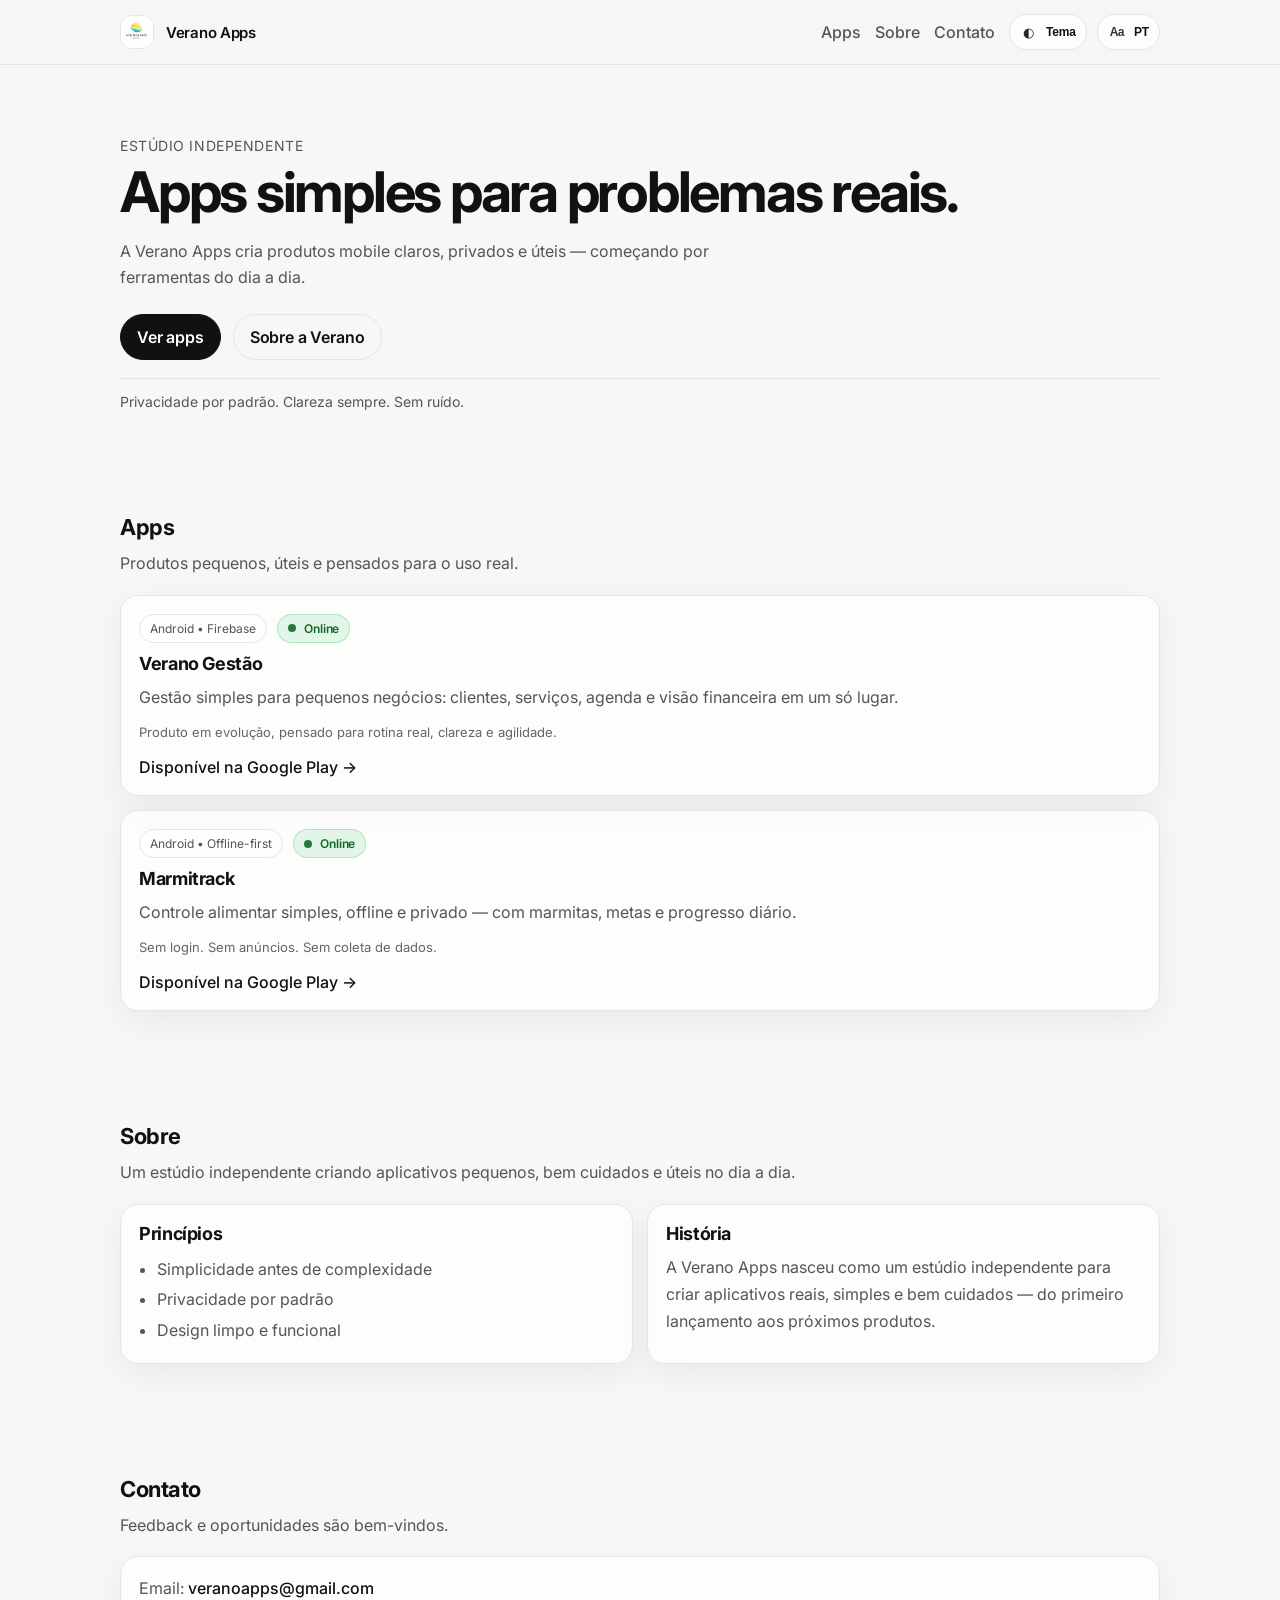
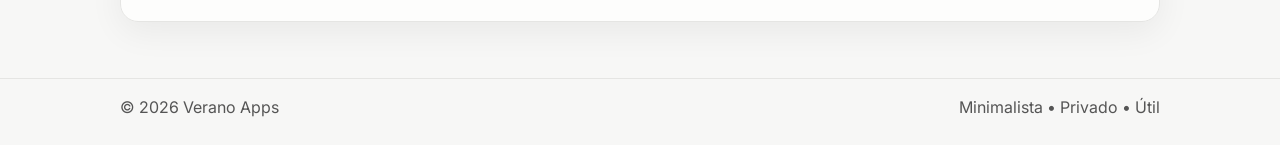
<file: index.html>
<!doctype html>
<html lang="pt-BR" data-theme="light">

<head>
    <meta charset="UTF-8" />
    <meta name="viewport" content="width=device-width, initial-scale=1.0" />
    <title>Verano Apps</title>
    <meta name="description" content="Verano Apps — minimal mobile apps focused on clarity, privacy, and usefulness." />

    <!-- Favicon -->
    <link rel="icon" type="image/png" href="assets/favicon.png" />

    <link rel="stylesheet" href="styles.css" />
    <link rel="preconnect" href="https://fonts.googleapis.com" />
    <link rel="preconnect" href="https://fonts.gstatic.com" crossorigin />
    <link href="https://fonts.googleapis.com/css2?family=Inter:wght@300;400;600&display=swap" rel="stylesheet" />
</head>

<body>
    <header class="topbar">
        <div class="container topbar__inner">
            <a class="brand" href="#top" aria-label="Verano Apps">
                <img class="brand__logo" src="assets/logo.png" alt="Verano Apps logo" />
                <span class="brand__name">Verano Apps</span>
            </a>

            <div class="topbar__actions">
                <nav class="nav">
                    <a class="link subtle" href="#apps" data-i18n="nav.apps">Apps</a>
                    <a class="link subtle" href="#about" data-i18n="nav.about">Sobre</a>
                    <a class="link subtle" href="#contact" data-i18n="nav.contact">Contato</a>
                </nav>

                <div class="toggles">
                    <button class="pill" id="themeToggle" type="button" aria-label="Toggle theme">
                        <span class="pill__icon" aria-hidden="true">◐</span>
                        <span class="pill__text" data-i18n="ui.theme">Tema</span>
                    </button>

                    <button class="pill" id="langToggle" type="button" aria-label="Toggle language">
                        <span class="pill__icon pill__icon--lang" aria-hidden="true">Aa</span>
                        <span class="pill__text" id="langPill">PT</span>
                    </button>
                </div>
            </div>
        </div>
    </header>

    <main id="top">
        <section class="hero">
            <div class="container">
                <p class="kicker" data-i18n="hero.kicker">Estúdio independente</p>

                <h1 class="hero__title" data-i18n="hero.title">
                    Apps simples para problemas reais.
                </h1>

                <p class="hero__subtitle" data-i18n="hero.subtitle">
                    A Verano Apps cria produtos mobile claros, privados e úteis — começando por ferramentas do dia a dia.
                </p>

                <div class="hero__cta">
                    <a class="btn" href="#apps" data-i18n="hero.ctaPrimary">Ver apps</a>
                    <a class="btn ghost" href="#about" data-i18n="hero.ctaSecondary">Sobre a Verano</a>
                </div>

                <div class="note" data-i18n="hero.note">
                    Privacidade por padrão. Clareza sempre. Sem ruído.
                </div>
            </div>
        </section>

        <section class="section" id="apps">
            <div class="container">
                <div class="section__head">
                    <h2 class="section__title" data-i18n="apps.title">Apps</h2>
                    <p class="section__subtitle" data-i18n="apps.subtitle">
                        Produtos pequenos, úteis e pensados para o uso real.
                    </p>
                </div>

                <div class="apps__list">
                    <div class="card">
                        <div class="card__meta">
                            <span class="badge" data-i18n="apps.gestao.badge">Android • Firebase</span>

                            <span class="status published">
                                <span class="dot" aria-hidden="true"></span>
                                <span data-i18n="status.published">Online</span>
                            </span>
                        </div>

                        <h3 class="card__title" data-i18n="apps.gestao.title">Verano Gestão</h3>

                        <p class="card__text" data-i18n="apps.gestao.desc">
                            Gestão simples para pequenos negócios: clientes, serviços, agenda e visão financeira em um só lugar.
                        </p>

                        <p class="card__text small" data-i18n="apps.gestao.details">
                            Produto em evolução, pensado para rotina real, clareza e agilidade.
                        </p>

                        <div class="card__actions">
                            <a class="link" href="https://play.google.com/store/apps/details?id=com.veranoapps.veranogestao" target="_blank" rel="noopener noreferrer" data-i18n="apps.gestao.play">
                                Disponível na Google Play →
                            </a>
                        </div>
                    </div>

                    <div class="card">
                        <div class="card__meta">
                            <span class="badge" data-i18n="apps.marmitrack.badge">Android • Offline-first</span>

                            <span class="status published" id="marmitrackStatus">
                                <span class="dot" aria-hidden="true"></span>
                                <span data-i18n="status.published">Online</span>
                            </span>
                        </div>

                        <h3 class="card__title">Marmitrack</h3>

                        <p class="card__text" data-i18n="apps.marmitrack.desc">
                            Controle alimentar simples, offline e privado — com marmitas, metas e progresso diário.
                        </p>

                        <p class="card__text small" data-i18n="apps.marmitrack.privacy">
                            Sem login. Sem anúncios. Sem coleta de dados.
                        </p>

                        <div class="card__actions">
                            <a class="link" href="https://play.google.com/store/apps/details?id=com.veranoapps.marmitrack" target="_blank" rel="noopener noreferrer" data-i18n="apps.marmitrack.play">
                                Disponível na Google Play →
                            </a>
                        </div>
                    </div>
                </div>
            </div>
        </section>

        <section class="section" id="about">
            <div class="container">
                <div class="section__head">
                    <h2 class="section__title" data-i18n="about.title">Sobre</h2>
                    <p class="section__subtitle" data-i18n="about.subtitle">
                        Um estúdio independente criando aplicativos pequenos, bem cuidados e úteis no dia a dia.
                    </p>
                </div>

                <div class="grid">
                    <div class="card">
                        <h3 class="card__title" data-i18n="about.principles.title">Princípios</h3>
                        <ul class="list">
                            <li data-i18n="about.principles.p1">Simplicidade antes de complexidade</li>
                            <li data-i18n="about.principles.p2">Privacidade por padrão</li>
                            <li data-i18n="about.principles.p3">Design limpo e funcional</li>
                        </ul>
                    </div>

                    <div class="card">
                        <h3 class="card__title" data-i18n="about.story.title">História</h3>
                        <p class="card__text" data-i18n="about.story.text">
                            A Verano Apps nasceu como um estúdio independente para criar aplicativos reais, simples e bem cuidados — do primeiro lançamento aos próximos produtos.
                        </p>
                    </div>
                </div>
            </div>
        </section>

        <section class="section" id="contact">
            <div class="container">
                <div class="section__head">
                    <h2 class="section__title" data-i18n="contact.title">Contato</h2>
                    <p class="section__subtitle" data-i18n="contact.subtitle">
                        Feedback e oportunidades são bem-vindos.
                    </p>
                </div>

                <div class="card">
                    <p class="card__text">
                        <span data-i18n="contact.emailLabel">Email:</span>
                        <a class="link" href="mailto:veranoapps@gmail.com">veranoapps@gmail.com</a>
                    </p>
                </div>
            </div>
        </section>
    </main>

    <footer class="footer">
        <div class="container footer__inner">
            <span class="muted">© <span id="year"></span> Verano Apps</span>
            <span class="muted" data-i18n="footer.tagline">Minimal • Private • Useful</span>
        </div>
    </footer>

    <script src="script.js"></script>
</body>

</html>
</file>
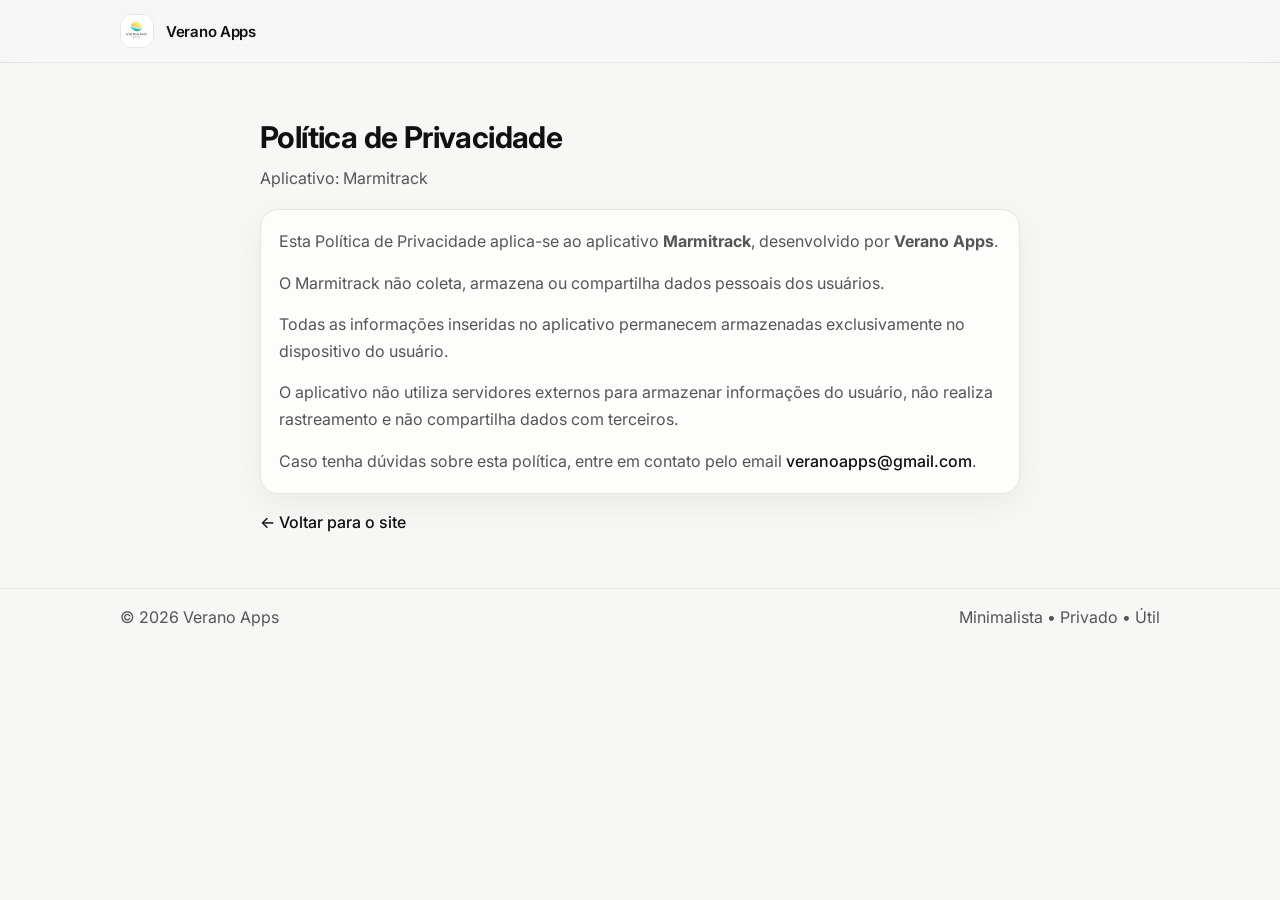
<file: privacy/index.html>
<!doctype html>
<html lang="pt-BR" data-theme="light">

<head>
    <meta charset="UTF-8" />
    <meta name="viewport" content="width=device-width, initial-scale=1.0" />
    <title>Política de Privacidade — Verano Apps</title>
    <meta name="description"
        content="Política de Privacidade do aplicativo Marmitrack, desenvolvido por Verano Apps." />

    <link rel="icon" type="image/png" href="../assets/favicon.png" />
    <link rel="stylesheet" href="../styles.css" />
    <link rel="preconnect" href="https://fonts.googleapis.com" />
    <link rel="preconnect" href="https://fonts.gstatic.com" crossorigin />
    <link href="https://fonts.googleapis.com/css2?family=Inter:wght@300;400;600&display=swap" rel="stylesheet" />
</head>

<body>
    <header class="topbar">
        <div class="container topbar__inner">
            <a class="brand" href="/" aria-label="Verano Apps">
                <img class="brand__logo" src="../assets/logo.png" alt="Verano Apps logo" />
                <span class="brand__name">Verano Apps</span>
            </a>
        </div>
    </header>

    <main>
        <section class="section">
            <div class="container" style="max-width: 760px;">
                <div class="section__head">
                    <h1 class="section__title" style="font-size: 30px;">Política de Privacidade</h1>
                    <p class="section__subtitle">Aplicativo: Marmitrack</p>
                </div>

                <div class="card">
                    <p class="card__text">
                        Esta Política de Privacidade aplica-se ao aplicativo <strong>Marmitrack</strong>, desenvolvido
                        por
                        <strong>Verano Apps</strong>.
                    </p>

                    <p class="card__text" style="margin-top: 14px;">
                        O Marmitrack não coleta, armazena ou compartilha dados pessoais dos usuários.
                    </p>

                    <p class="card__text" style="margin-top: 14px;">
                        Todas as informações inseridas no aplicativo permanecem armazenadas exclusivamente no
                        dispositivo do usuário.
                    </p>

                    <p class="card__text" style="margin-top: 14px;">
                        O aplicativo não utiliza servidores externos para armazenar informações do usuário, não realiza
                        rastreamento
                        e não compartilha dados com terceiros.
                    </p>

                    <p class="card__text" style="margin-top: 14px;">
                        Caso tenha dúvidas sobre esta política, entre em contato pelo email
                        <a class="link" href="mailto:veranoapps@gmail.com">veranoapps@gmail.com</a>.
                    </p>
                </div>

                <div style="margin-top: 18px;">
                    <a class="link" href="/">← Voltar para o site</a>
                </div>
            </div>
        </section>
    </main>

    <footer class="footer">
        <div class="container footer__inner">
            <span class="muted">© <span id="year"></span> Verano Apps</span>
            <span class="muted">Minimalista • Privado • Útil</span>
        </div>
    </footer>

    <script>
        document.getElementById("year").textContent = new Date().getFullYear();
    </script>
</body>

</html>
</file>
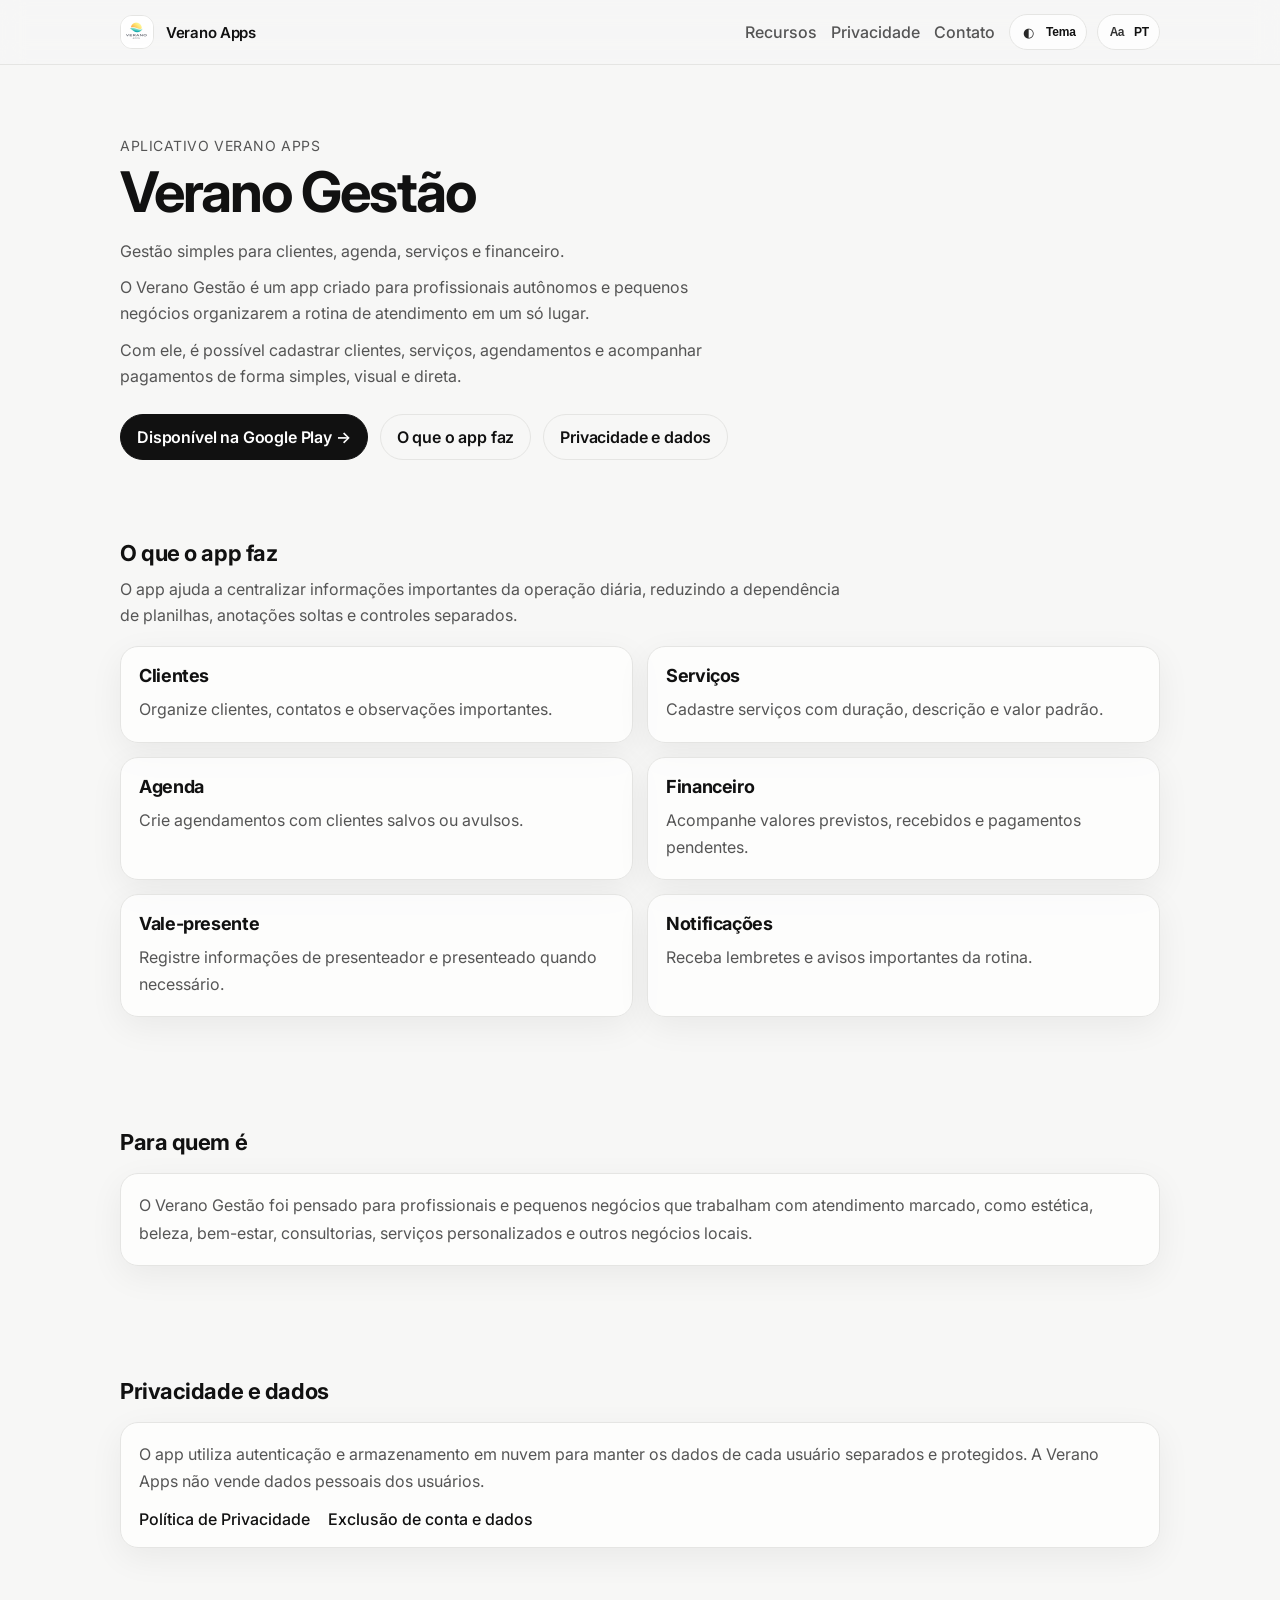
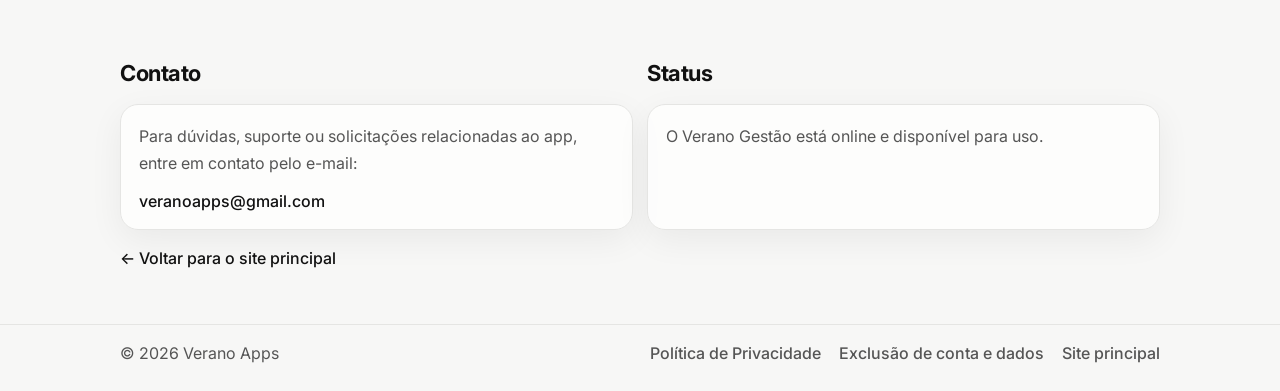
<file: verano-gestao/index.html>
<!doctype html>
<html lang="pt-BR" data-theme="light">

<head>
    <meta charset="UTF-8" />
    <meta name="viewport" content="width=device-width, initial-scale=1.0" />
    <title>Verano Gestão — Verano Apps</title>
    <meta name="description"
        content="Verano Gestão organiza clientes, agenda, serviços e financeiro para profissionais autônomos e pequenos negócios." />

    <link rel="icon" type="image/png" href="../assets/favicon.png" />
    <link rel="stylesheet" href="../styles.css" />
    <link rel="preconnect" href="https://fonts.googleapis.com" />
    <link rel="preconnect" href="https://fonts.gstatic.com" crossorigin />
    <link href="https://fonts.googleapis.com/css2?family=Inter:wght@300;400;600&display=swap" rel="stylesheet" />
</head>

<body>
    <header class="topbar">
        <div class="container topbar__inner">
            <a class="brand" href="/" aria-label="Verano Apps">
                <img class="brand__logo" src="../assets/logo.png" alt="Verano Apps logo" />
                <span class="brand__name">Verano Apps</span>
            </a>

            <div class="topbar__actions">
                <nav class="nav">
                    <a class="link subtle" href="#recursos" data-i18n="gestao.nav.features">Recursos</a>
                    <a class="link subtle" href="#privacidade" data-i18n="gestao.nav.privacy">Privacidade</a>
                    <a class="link subtle" href="#contato" data-i18n="gestao.nav.contact">Contato</a>
                </nav>

                <div class="toggles">
                    <button class="pill" id="themeToggle" type="button" aria-label="Toggle theme">
                        <span class="pill__icon" aria-hidden="true">◐</span>
                        <span class="pill__text" data-i18n="ui.theme">Tema</span>
                    </button>

                    <button class="pill" id="langToggle" type="button" aria-label="Toggle language">
                        <span class="pill__icon pill__icon--lang" aria-hidden="true">Aa</span>
                        <span class="pill__text" id="langPill">PT</span>
                    </button>
                </div>
            </div>
        </div>
    </header>

    <main id="top">
        <section class="hero product-hero">
            <div class="container">
                <p class="kicker" data-i18n="gestao.hero.kicker">Aplicativo Verano Apps</p>
                <h1 class="hero__title">Verano Gestão</h1>
                <p class="hero__subtitle" data-i18n="gestao.hero.subtitle">
                    Gestão simples para clientes, agenda, serviços e financeiro.
                </p>
                <p class="hero__subtitle product-hero__copy" data-i18n="gestao.hero.description">
                    O Verano Gestão é um app criado para profissionais autônomos e pequenos negócios organizarem a
                    rotina de atendimento em um só lugar.
                </p>
                <p class="hero__subtitle product-hero__copy" data-i18n="gestao.hero.details">
                    Com ele, é possível cadastrar clientes, serviços, agendamentos e acompanhar pagamentos de forma
                    simples, visual e direta.
                </p>
                <div class="hero__cta">
                    <a class="btn" href="https://play.google.com/store/apps/details?id=com.veranoapps.veranogestao" target="_blank" rel="noopener noreferrer" data-i18n="gestao.hero.ctaPlay">Disponível na Google Play →</a>
                    <a class="btn ghost" href="#recursos" data-i18n="gestao.hero.ctaFeatures">O que o app faz</a>
                    <a class="btn ghost" href="#privacidade" data-i18n="gestao.hero.ctaPrivacy">Privacidade e dados</a>
                </div>
            </div>
        </section>

        <section class="section" id="recursos">
            <div class="container">
                <div class="section__head">
                    <h2 class="section__title" data-i18n="gestao.features.title">O que o app faz</h2>
                    <p class="section__subtitle" data-i18n="gestao.features.subtitle">
                        O app ajuda a centralizar informações importantes da operação diária, reduzindo a dependência
                        de planilhas, anotações soltas e controles separados.
                    </p>
                </div>

                <div class="grid product-features">
                    <article class="card">
                        <h3 class="card__title" data-i18n="gestao.features.clients.title">Clientes</h3>
                        <p class="card__text" data-i18n="gestao.features.clients.text">Organize clientes, contatos e observações importantes.</p>
                    </article>
                    <article class="card">
                        <h3 class="card__title" data-i18n="gestao.features.services.title">Serviços</h3>
                        <p class="card__text" data-i18n="gestao.features.services.text">Cadastre serviços com duração, descrição e valor padrão.</p>
                    </article>
                    <article class="card">
                        <h3 class="card__title" data-i18n="gestao.features.schedule.title">Agenda</h3>
                        <p class="card__text" data-i18n="gestao.features.schedule.text">Crie agendamentos com clientes salvos ou avulsos.</p>
                    </article>
                    <article class="card">
                        <h3 class="card__title" data-i18n="gestao.features.finance.title">Financeiro</h3>
                        <p class="card__text" data-i18n="gestao.features.finance.text">Acompanhe valores previstos, recebidos e pagamentos pendentes.</p>
                    </article>
                    <article class="card">
                        <h3 class="card__title" data-i18n="gestao.features.gifts.title">Vale-presente</h3>
                        <p class="card__text" data-i18n="gestao.features.gifts.text">Registre informações de presenteador e presenteado quando necessário.</p>
                    </article>
                    <article class="card">
                        <h3 class="card__title" data-i18n="gestao.features.notifications.title">Notificações</h3>
                        <p class="card__text" data-i18n="gestao.features.notifications.text">Receba lembretes e avisos importantes da rotina.</p>
                    </article>
                </div>
            </div>
        </section>

        <section class="section">
            <div class="container">
                <div class="section__head">
                    <h2 class="section__title" data-i18n="gestao.audience.title">Para quem é</h2>
                </div>
                <div class="card product-copy">
                    <p class="card__text" data-i18n="gestao.audience.text">
                        O Verano Gestão foi pensado para profissionais e pequenos negócios que trabalham com
                        atendimento marcado, como estética, beleza, bem-estar, consultorias, serviços personalizados e
                        outros negócios locais.
                    </p>
                </div>
            </div>
        </section>

        <section class="section" id="privacidade">
            <div class="container">
                <div class="section__head">
                    <h2 class="section__title" data-i18n="gestao.privacy.title">Privacidade e dados</h2>
                </div>
                <div class="card product-copy">
                    <p class="card__text" data-i18n="gestao.privacy.text">
                        O app utiliza autenticação e armazenamento em nuvem para manter os dados de cada usuário
                        separados e protegidos. A Verano Apps não vende dados pessoais dos usuários.
                    </p>
                    <div class="card__actions product-links">
                        <a class="link" href="/verano-gestao/privacy/" data-i18n="gestao.links.privacy">Política de Privacidade</a>
                        <a class="link" href="/verano-gestao/delete-account/" data-i18n="gestao.links.delete">Exclusão de conta e dados</a>
                    </div>
                </div>
            </div>
        </section>

        <section class="section" id="contato">
            <div class="container">
                <div class="grid product-info">
                    <div class="product-panel">
                        <div class="section__head">
                            <h2 class="section__title" data-i18n="gestao.contact.title">Contato</h2>
                        </div>
                        <div class="card product-copy">
                            <p class="card__text" data-i18n="gestao.contact.text">
                                Para dúvidas, suporte ou solicitações relacionadas ao app, entre em contato pelo e-mail:
                            </p>
                            <div class="card__actions">
                                <a class="link" href="mailto:veranoapps@gmail.com">veranoapps@gmail.com</a>
                            </div>
                        </div>
                    </div>

                    <div class="product-panel">
                        <div class="section__head">
                            <h2 class="section__title" data-i18n="gestao.status.title">Status</h2>
                        </div>
                        <div class="card product-copy">
                            <p class="card__text" data-i18n="gestao.status.text">
                                O Verano Gestão está online e disponível para uso.
                            </p>
                        </div>
                    </div>
                </div>

                <div class="product-back">
                    <a class="link" href="/" data-i18n="gestao.links.back">← Voltar para o site principal</a>
                </div>
            </div>
        </section>
    </main>

    <footer class="footer">
        <div class="container footer__inner">
            <span class="muted">© <span id="year"></span> Verano Apps</span>
            <div class="footer__links">
                <a class="link subtle" href="/verano-gestao/privacy/" data-i18n="gestao.links.privacy">Política de Privacidade</a>
                <a class="link subtle" href="/verano-gestao/delete-account/" data-i18n="gestao.links.delete">Exclusão de conta e dados</a>
                <a class="link subtle" href="/" data-i18n="gestao.links.site">Site principal</a>
            </div>
        </div>
    </footer>

    <script src="../script.js"></script>
</body>

</html>
</file>
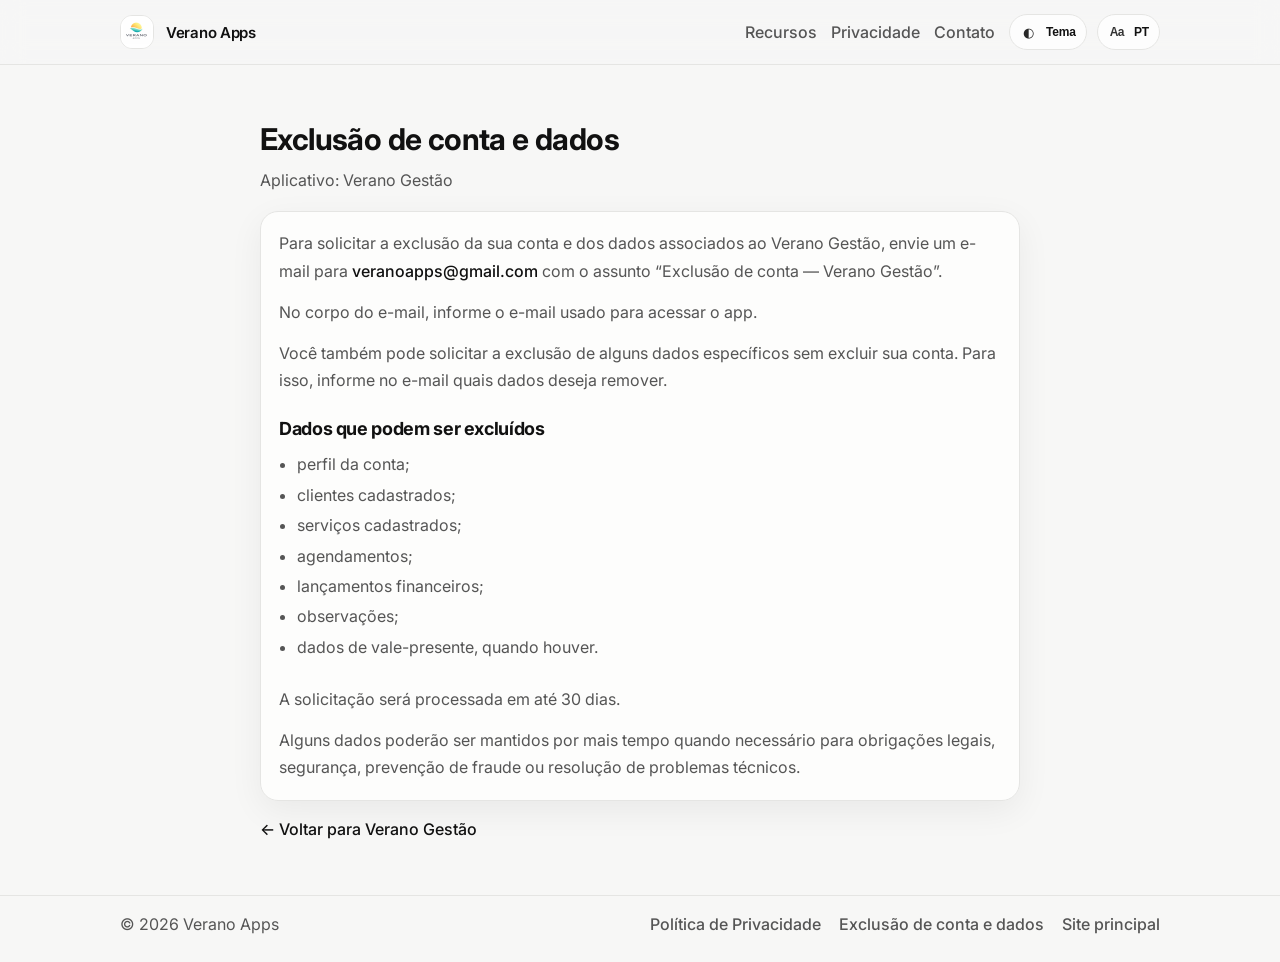
<file: verano-gestao/delete-account/index.html>
<!doctype html>
<html lang="pt-BR" data-theme="light">

<head>
    <meta charset="UTF-8" />
    <meta name="viewport" content="width=device-width, initial-scale=1.0" />
    <title>Exclusão de conta e dados — Verano Gestão</title>
    <meta name="description"
        content="Instruções para solicitar a exclusão de conta e dados do aplicativo Verano Gestão." />

    <link rel="icon" type="image/png" href="../../assets/favicon.png" />
    <link rel="stylesheet" href="../../styles.css" />
    <link rel="preconnect" href="https://fonts.googleapis.com" />
    <link rel="preconnect" href="https://fonts.gstatic.com" crossorigin />
    <link href="https://fonts.googleapis.com/css2?family=Inter:wght@300;400;600&display=swap" rel="stylesheet" />
</head>

<body>
    <header class="topbar">
        <div class="container topbar__inner">
            <a class="brand" href="/" aria-label="Verano Apps">
                <img class="brand__logo" src="../../assets/logo.png" alt="Verano Apps logo" />
                <span class="brand__name">Verano Apps</span>
            </a>

            <div class="topbar__actions">
                <nav class="nav">
                    <a class="link subtle" href="/verano-gestao/#recursos" data-i18n="gestao.nav.features">Recursos</a>
                    <a class="link subtle" href="/verano-gestao/#privacidade" data-i18n="gestao.nav.privacy">Privacidade</a>
                    <a class="link subtle" href="/verano-gestao/#contato" data-i18n="gestao.nav.contact">Contato</a>
                </nav>

                <div class="toggles">
                    <button class="pill" id="themeToggle" type="button" aria-label="Toggle theme">
                        <span class="pill__icon" aria-hidden="true">◐</span>
                        <span class="pill__text" data-i18n="ui.theme">Tema</span>
                    </button>

                    <button class="pill" id="langToggle" type="button" aria-label="Toggle language">
                        <span class="pill__icon pill__icon--lang" aria-hidden="true">Aa</span>
                        <span class="pill__text" id="langPill">PT</span>
                    </button>
                </div>
            </div>
        </div>
    </header>

    <main id="top">
        <section class="section">
            <div class="container" style="max-width: 760px;">
                <div class="section__head">
                    <h1 class="section__title" style="font-size: 30px;" data-i18n="gestao.delete.title">Exclusão de conta e dados</h1>
                    <p class="section__subtitle" data-i18n="gestao.legal.app">Aplicativo: Verano Gestão</p>
                </div>

                <div class="card">
                    <p class="card__text">
                        <span data-i18n="gestao.delete.intro">Para solicitar a exclusão da sua conta e dos dados associados ao Verano Gestão, envie um e-mail para</span>
                        <a class="link" href="mailto:veranoapps@gmail.com">veranoapps@gmail.com</a>
                        <span data-i18n="gestao.delete.subject">com o assunto “Exclusão de conta — Verano Gestão”.</span>
                    </p>

                    <p class="card__text" style="margin-top: 14px;" data-i18n="gestao.delete.accessEmail">
                        No corpo do e-mail, informe o e-mail usado para acessar o app.
                    </p>

                    <p class="card__text" style="margin-top: 14px;" data-i18n="gestao.delete.partial">
                        Você também pode solicitar a exclusão de alguns dados específicos sem excluir sua conta. Para
                        isso, informe no e-mail quais dados deseja remover.
                    </p>

                    <section style="margin-top: 24px;">
                        <h2 class="card__title" data-i18n="gestao.delete.dataTitle">Dados que podem ser excluídos</h2>
                        <ul class="list">
                            <li data-i18n="gestao.delete.data.profile">perfil da conta;</li>
                            <li data-i18n="gestao.delete.data.clients">clientes cadastrados;</li>
                            <li data-i18n="gestao.delete.data.services">serviços cadastrados;</li>
                            <li data-i18n="gestao.delete.data.appointments">agendamentos;</li>
                            <li data-i18n="gestao.delete.data.finance">lançamentos financeiros;</li>
                            <li data-i18n="gestao.delete.data.notes">observações;</li>
                            <li data-i18n="gestao.delete.data.gifts">dados de vale-presente, quando houver.</li>
                        </ul>
                    </section>

                    <p class="card__text" style="margin-top: 24px;" data-i18n="gestao.delete.timing">
                        A solicitação será processada em até 30 dias.
                    </p>

                    <p class="card__text" style="margin-top: 14px;" data-i18n="gestao.delete.retention">
                        Alguns dados poderão ser mantidos por mais tempo quando necessário para obrigações legais,
                        segurança, prevenção de fraude ou resolução de problemas técnicos.
                    </p>
                </div>

                <div style="margin-top: 18px;">
                    <a class="link" href="/verano-gestao/" data-i18n="gestao.legal.back">← Voltar para Verano Gestão</a>
                </div>
            </div>
        </section>
    </main>

    <footer class="footer">
        <div class="container footer__inner">
            <span class="muted">© <span id="year"></span> Verano Apps</span>
            <div class="footer__links">
                <a class="link subtle" href="/verano-gestao/privacy/" data-i18n="gestao.links.privacy">Política de Privacidade</a>
                <a class="link subtle" href="/verano-gestao/delete-account/" data-i18n="gestao.links.delete">Exclusão de conta e dados</a>
                <a class="link subtle" href="/" data-i18n="gestao.links.site">Site principal</a>
            </div>
        </div>
    </footer>

    <script src="../../script.js"></script>
</body>

</html>
</file>
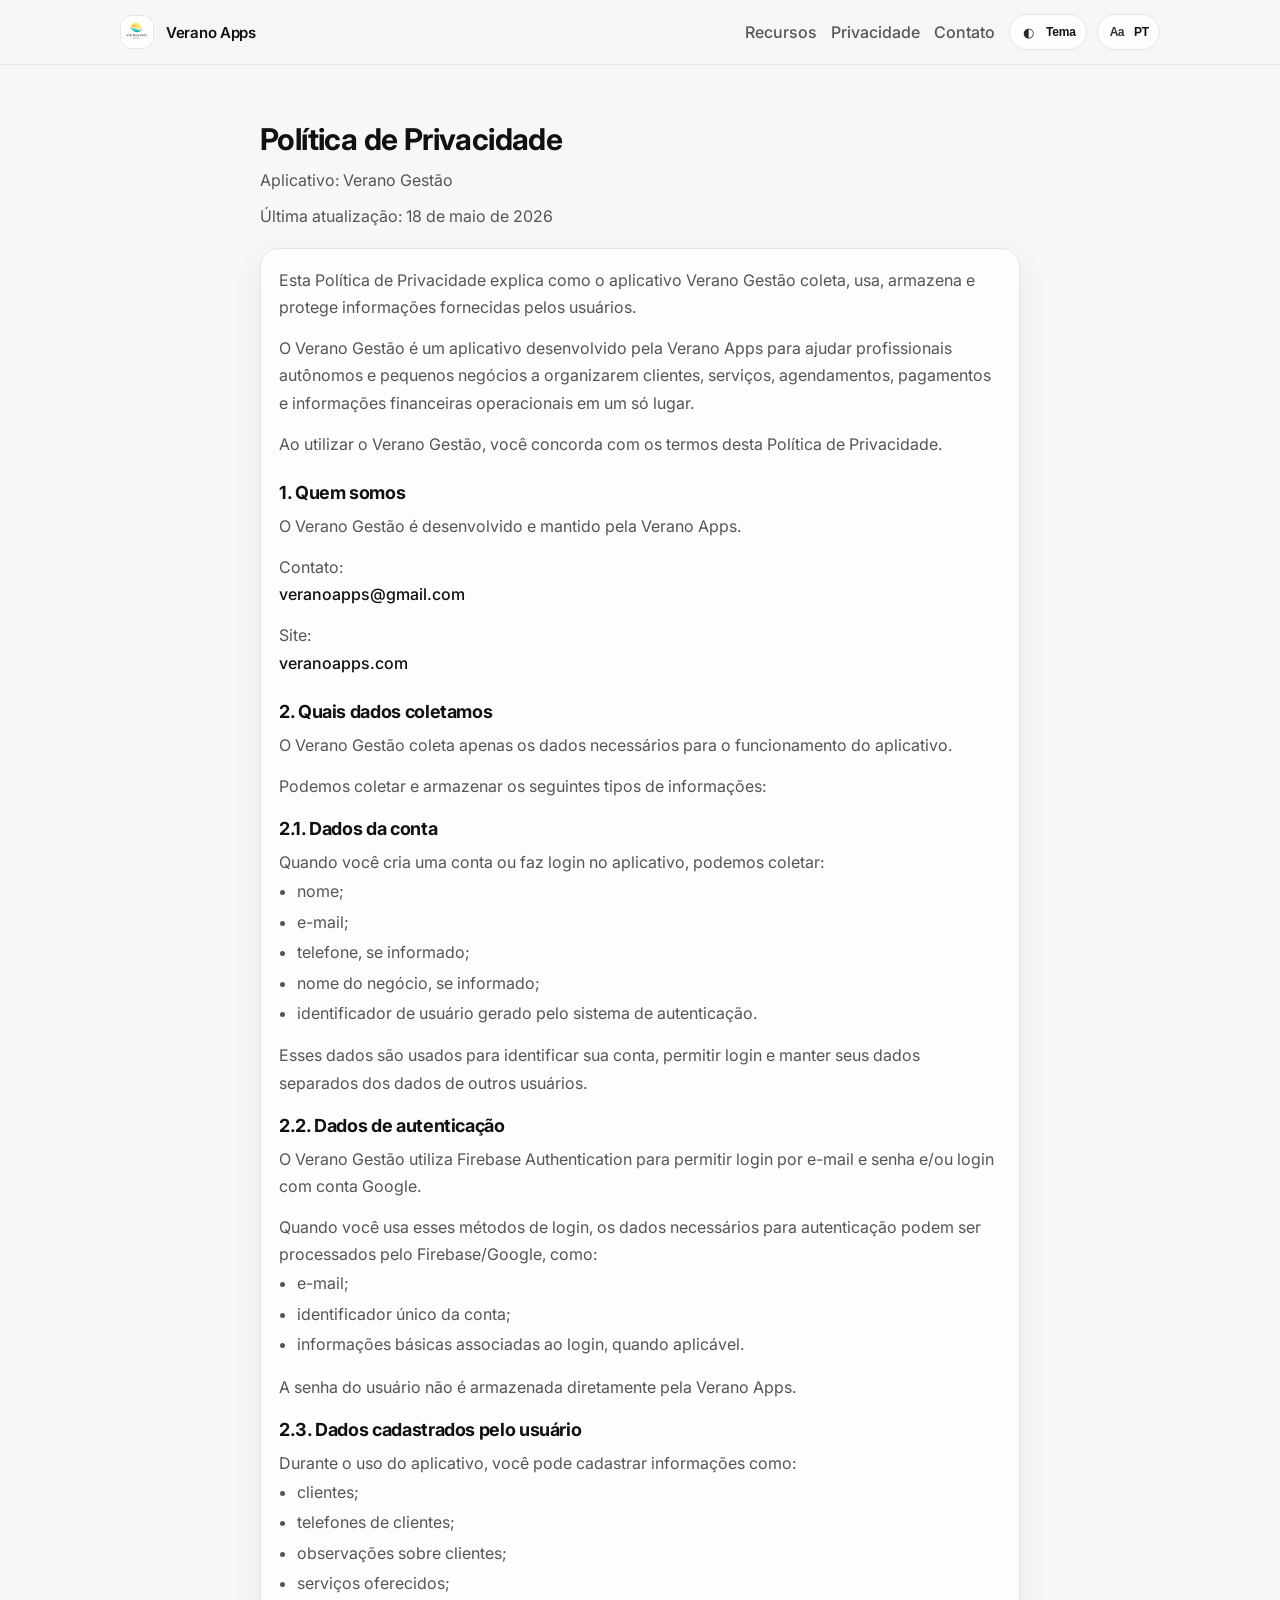
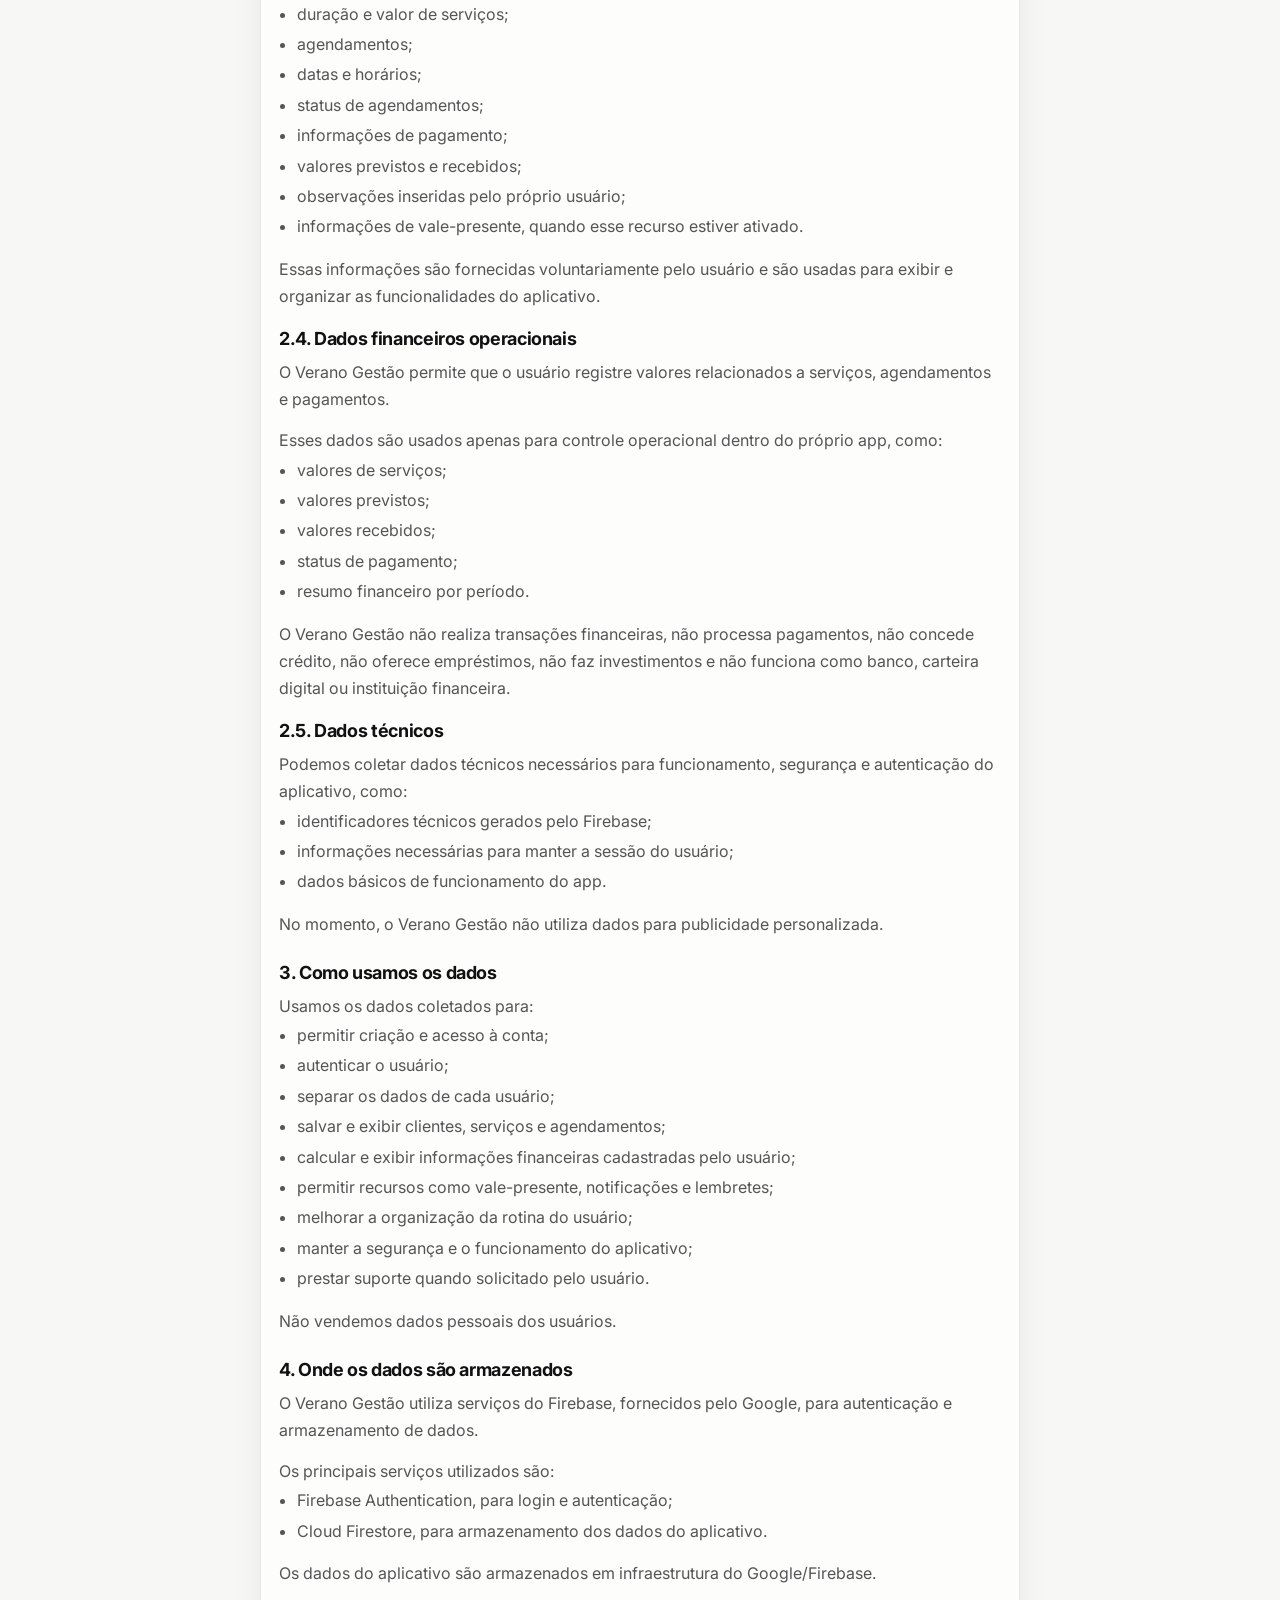
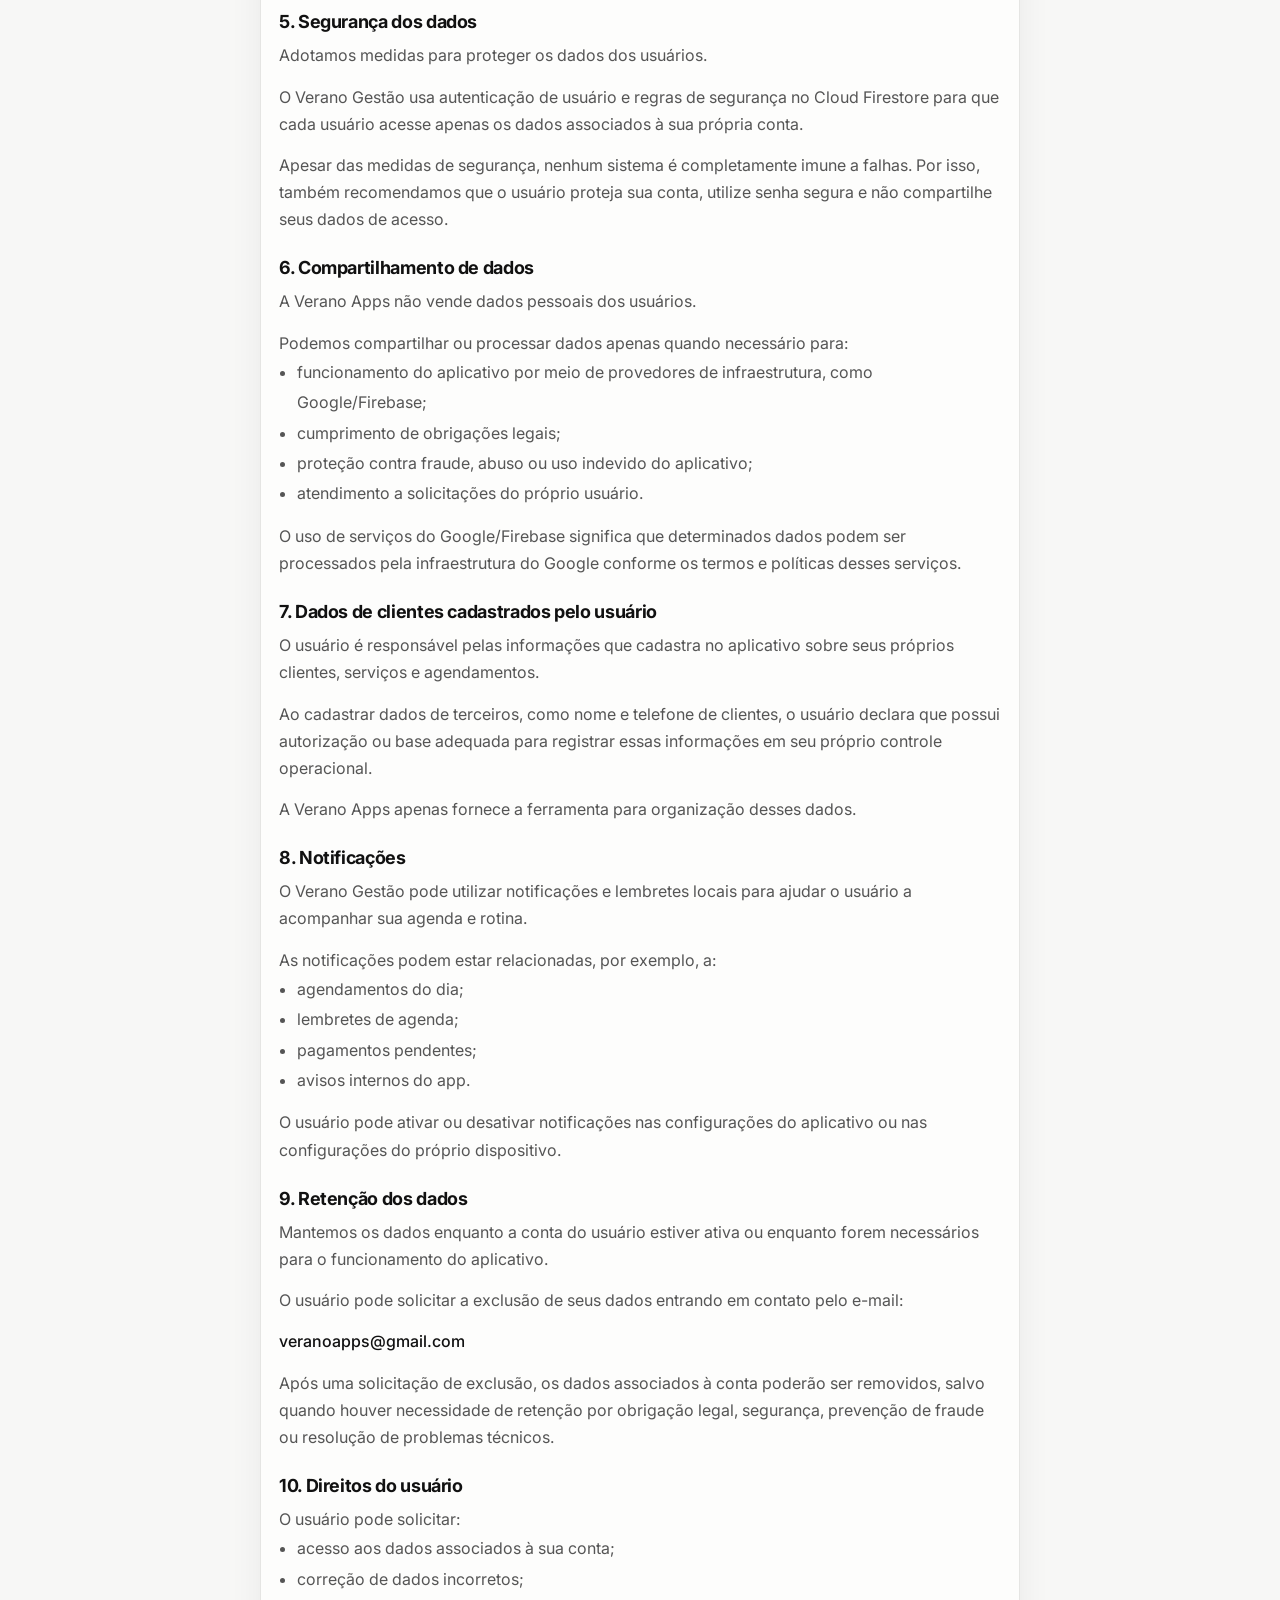
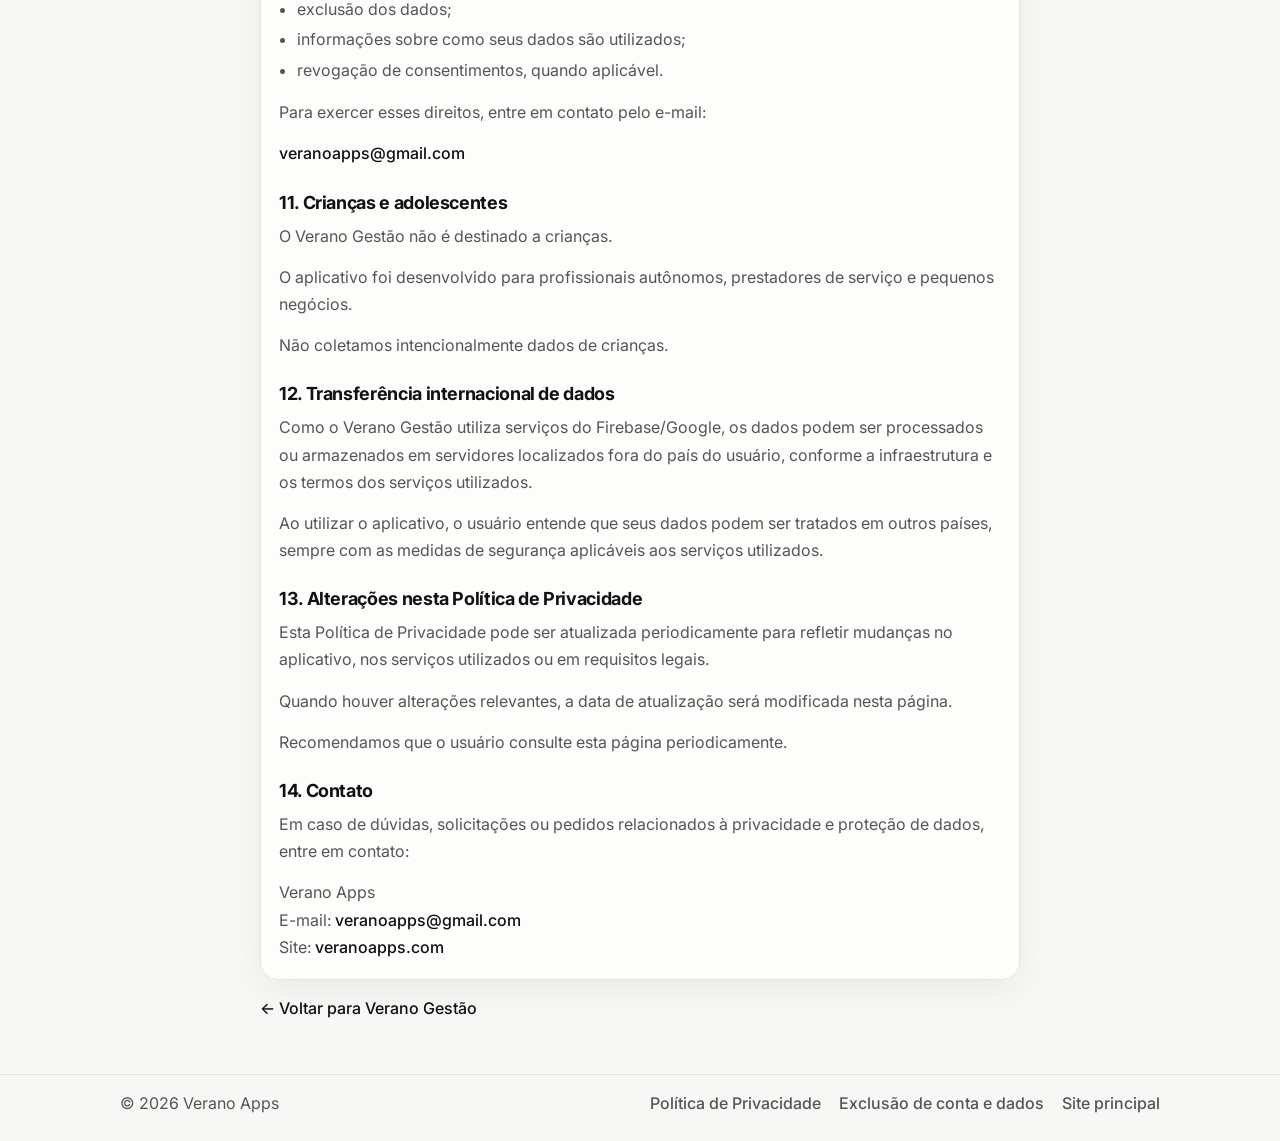
<file: verano-gestao/privacy/index.html>
<!doctype html>
<html lang="pt-BR" data-theme="light">

<head>
    <meta charset="UTF-8" />
    <meta name="viewport" content="width=device-width, initial-scale=1.0" />
    <title>Política de Privacidade — Verano Gestão</title>
    <meta name="description"
        content="Política de Privacidade do aplicativo Verano Gestão, desenvolvido por Verano Apps." />

    <link rel="icon" type="image/png" href="../../assets/favicon.png" />
    <link rel="stylesheet" href="../../styles.css" />
    <link rel="preconnect" href="https://fonts.googleapis.com" />
    <link rel="preconnect" href="https://fonts.gstatic.com" crossorigin />
    <link href="https://fonts.googleapis.com/css2?family=Inter:wght@300;400;600&display=swap" rel="stylesheet" />
</head>

<body>
    <header class="topbar">
        <div class="container topbar__inner">
            <a class="brand" href="/" aria-label="Verano Apps">
                <img class="brand__logo" src="../../assets/logo.png" alt="Verano Apps logo" />
                <span class="brand__name">Verano Apps</span>
            </a>

            <div class="topbar__actions">
                <nav class="nav">
                    <a class="link subtle" href="/verano-gestao/#recursos" data-i18n="gestao.nav.features">Recursos</a>
                    <a class="link subtle" href="/verano-gestao/#privacidade" data-i18n="gestao.nav.privacy">Privacidade</a>
                    <a class="link subtle" href="/verano-gestao/#contato" data-i18n="gestao.nav.contact">Contato</a>
                </nav>

                <div class="toggles">
                    <button class="pill" id="themeToggle" type="button" aria-label="Toggle theme">
                        <span class="pill__icon" aria-hidden="true">◐</span>
                        <span class="pill__text" data-i18n="ui.theme">Tema</span>
                    </button>

                    <button class="pill" id="langToggle" type="button" aria-label="Toggle language">
                        <span class="pill__icon pill__icon--lang" aria-hidden="true">Aa</span>
                        <span class="pill__text" id="langPill">PT</span>
                    </button>
                </div>
            </div>
        </div>
    </header>

    <main id="top">
        <section class="section">
            <div class="container" style="max-width: 760px;">
                <div class="section__head">
                    <h1 class="section__title" style="font-size: 30px;" data-i18n="gestao.policy.title">Política de Privacidade</h1>
                    <p class="section__subtitle" data-i18n="gestao.legal.app">Aplicativo: Verano Gestão</p>
                    <p class="section__subtitle" data-i18n="gestao.policy.updated">Última atualização: 18 de maio de 2026</p>
                </div>

                <div class="card">
                    <p class="card__text" data-i18n="gestao.policy.intro.summary">
                        Esta Política de Privacidade explica como o aplicativo Verano Gestão coleta, usa, armazena e
                        protege informações fornecidas pelos usuários.
                    </p>

                    <p class="card__text" style="margin-top: 14px;" data-i18n="gestao.policy.intro.product">
                        O Verano Gestão é um aplicativo desenvolvido pela Verano Apps para ajudar
                        profissionais autônomos e pequenos negócios a organizarem clientes, serviços, agendamentos,
                        pagamentos e informações financeiras operacionais em um só lugar.
                    </p>

                    <p class="card__text" style="margin-top: 14px;" data-i18n="gestao.policy.intro.accept">
                        Ao utilizar o Verano Gestão, você concorda com os termos desta Política de Privacidade.
                    </p>

                    <section style="margin-top: 24px;">
                        <h2 class="card__title" data-i18n="gestao.policy.about.title">1. Quem somos</h2>
                        <p class="card__text" data-i18n="gestao.policy.about.text">
                            O Verano Gestão é desenvolvido e mantido pela Verano Apps.
                        </p>
                        <p class="card__text" style="margin-top: 14px;">
                            <span data-i18n="gestao.policy.about.contact">Contato:</span><br />
                            <a class="link" href="mailto:veranoapps@gmail.com">veranoapps@gmail.com</a>
                        </p>
                        <p class="card__text" style="margin-top: 14px;">
                            <span data-i18n="gestao.policy.about.site">Site:</span><br />
                            <a class="link" href="/">veranoapps.com</a>
                        </p>
                    </section>

                    <section style="margin-top: 24px;">
                        <h2 class="card__title" data-i18n="gestao.policy.data.title">2. Quais dados coletamos</h2>
                        <p class="card__text" data-i18n="gestao.policy.data.text">
                            O Verano Gestão coleta apenas os dados necessários para o funcionamento do aplicativo.
                        </p>
                        <p class="card__text" style="margin-top: 14px;" data-i18n="gestao.policy.data.types">
                            Podemos coletar e armazenar os seguintes tipos de informações:
                        </p>

                        <h3 class="card__title" style="margin-top: 18px;" data-i18n="gestao.policy.account.title">2.1. Dados da conta</h3>
                        <p class="card__text" data-i18n="gestao.policy.account.intro">
                            Quando você cria uma conta ou faz login no aplicativo, podemos coletar:
                        </p>
                        <ul class="list">
                            <li data-i18n="gestao.policy.account.name">nome;</li>
                            <li data-i18n="gestao.policy.account.email">e-mail;</li>
                            <li data-i18n="gestao.policy.account.phone">telefone, se informado;</li>
                            <li data-i18n="gestao.policy.account.business">nome do negócio, se informado;</li>
                            <li data-i18n="gestao.policy.account.userId">identificador de usuário gerado pelo sistema de autenticação.</li>
                        </ul>
                        <p class="card__text" style="margin-top: 14px;" data-i18n="gestao.policy.account.use">
                            Esses dados são usados para identificar sua conta, permitir login e manter seus dados
                            separados dos dados de outros usuários.
                        </p>

                        <h3 class="card__title" style="margin-top: 18px;" data-i18n="gestao.policy.auth.title">2.2. Dados de autenticação</h3>
                        <p class="card__text" data-i18n="gestao.policy.auth.text">
                            O Verano Gestão utiliza Firebase Authentication para permitir login por e-mail e senha e/ou
                            login com conta Google.
                        </p>
                        <p class="card__text" style="margin-top: 14px;" data-i18n="gestao.policy.auth.process">
                            Quando você usa esses métodos de login, os dados necessários para autenticação podem ser
                            processados pelo Firebase/Google, como:
                        </p>
                        <ul class="list">
                            <li data-i18n="gestao.policy.auth.email">e-mail;</li>
                            <li data-i18n="gestao.policy.auth.id">identificador único da conta;</li>
                            <li data-i18n="gestao.policy.auth.basic">informações básicas associadas ao login, quando aplicável.</li>
                        </ul>
                        <p class="card__text" style="margin-top: 14px;" data-i18n="gestao.policy.auth.password">
                            A senha do usuário não é armazenada diretamente pela Verano Apps.
                        </p>

                        <h3 class="card__title" style="margin-top: 18px;" data-i18n="gestao.policy.userData.title">2.3. Dados cadastrados pelo usuário</h3>
                        <p class="card__text" data-i18n="gestao.policy.userData.intro">
                            Durante o uso do aplicativo, você pode cadastrar informações como:
                        </p>
                        <ul class="list">
                            <li data-i18n="gestao.policy.userData.clients">clientes;</li>
                            <li data-i18n="gestao.policy.userData.phones">telefones de clientes;</li>
                            <li data-i18n="gestao.policy.userData.clientNotes">observações sobre clientes;</li>
                            <li data-i18n="gestao.policy.userData.services">serviços oferecidos;</li>
                            <li data-i18n="gestao.policy.userData.serviceInfo">duração e valor de serviços;</li>
                            <li data-i18n="gestao.policy.userData.appointments">agendamentos;</li>
                            <li data-i18n="gestao.policy.userData.dates">datas e horários;</li>
                            <li data-i18n="gestao.policy.userData.status">status de agendamentos;</li>
                            <li data-i18n="gestao.policy.userData.paymentInfo">informações de pagamento;</li>
                            <li data-i18n="gestao.policy.userData.amounts">valores previstos e recebidos;</li>
                            <li data-i18n="gestao.policy.userData.notes">observações inseridas pelo próprio usuário;</li>
                            <li data-i18n="gestao.policy.userData.gifts">informações de vale-presente, quando esse recurso estiver ativado.</li>
                        </ul>
                        <p class="card__text" style="margin-top: 14px;" data-i18n="gestao.policy.userData.use">
                            Essas informações são fornecidas voluntariamente pelo usuário e são usadas para exibir e
                            organizar as funcionalidades do aplicativo.
                        </p>

                        <h3 class="card__title" style="margin-top: 18px;" data-i18n="gestao.policy.finance.title">2.4. Dados financeiros operacionais</h3>
                        <p class="card__text" data-i18n="gestao.policy.finance.text">
                            O Verano Gestão permite que o usuário registre valores relacionados a serviços, agendamentos
                            e pagamentos.
                        </p>
                        <p class="card__text" style="margin-top: 14px;" data-i18n="gestao.policy.finance.examples">
                            Esses dados são usados apenas para controle operacional dentro do próprio app, como:
                        </p>
                        <ul class="list">
                            <li data-i18n="gestao.policy.finance.serviceValues">valores de serviços;</li>
                            <li data-i18n="gestao.policy.finance.expected">valores previstos;</li>
                            <li data-i18n="gestao.policy.finance.received">valores recebidos;</li>
                            <li data-i18n="gestao.policy.finance.paymentStatus">status de pagamento;</li>
                            <li data-i18n="gestao.policy.finance.summary">resumo financeiro por período.</li>
                        </ul>
                        <p class="card__text" style="margin-top: 14px;" data-i18n="gestao.policy.finance.limit">
                            O Verano Gestão não realiza transações financeiras, não processa pagamentos, não concede
                            crédito, não oferece empréstimos, não faz investimentos e não funciona como banco, carteira
                            digital ou instituição financeira.
                        </p>

                        <h3 class="card__title" style="margin-top: 18px;" data-i18n="gestao.policy.technical.title">2.5. Dados técnicos</h3>
                        <p class="card__text" data-i18n="gestao.policy.technical.text">
                            Podemos coletar dados técnicos necessários para funcionamento, segurança e autenticação do
                            aplicativo, como:
                        </p>
                        <ul class="list">
                            <li data-i18n="gestao.policy.technical.ids">identificadores técnicos gerados pelo Firebase;</li>
                            <li data-i18n="gestao.policy.technical.session">informações necessárias para manter a sessão do usuário;</li>
                            <li data-i18n="gestao.policy.technical.app">dados básicos de funcionamento do app.</li>
                        </ul>
                        <p class="card__text" style="margin-top: 14px;" data-i18n="gestao.policy.technical.ads">
                            No momento, o Verano Gestão não utiliza dados para publicidade personalizada.
                        </p>
                    </section>

                    <section style="margin-top: 24px;">
                        <h2 class="card__title" data-i18n="gestao.policy.use.title">3. Como usamos os dados</h2>
                        <p class="card__text" data-i18n="gestao.policy.use.intro">Usamos os dados coletados para:</p>
                        <ul class="list">
                            <li data-i18n="gestao.policy.use.account">permitir criação e acesso à conta;</li>
                            <li data-i18n="gestao.policy.use.auth">autenticar o usuário;</li>
                            <li data-i18n="gestao.policy.use.separate">separar os dados de cada usuário;</li>
                            <li data-i18n="gestao.policy.use.records">salvar e exibir clientes, serviços e agendamentos;</li>
                            <li data-i18n="gestao.policy.use.finances">calcular e exibir informações financeiras cadastradas pelo usuário;</li>
                            <li data-i18n="gestao.policy.use.features">permitir recursos como vale-presente, notificações e lembretes;</li>
                            <li data-i18n="gestao.policy.use.organize">melhorar a organização da rotina do usuário;</li>
                            <li data-i18n="gestao.policy.use.security">manter a segurança e o funcionamento do aplicativo;</li>
                            <li data-i18n="gestao.policy.use.support">prestar suporte quando solicitado pelo usuário.</li>
                        </ul>
                        <p class="card__text" style="margin-top: 14px;" data-i18n="gestao.policy.use.sale">
                            Não vendemos dados pessoais dos usuários.
                        </p>
                    </section>

                    <section style="margin-top: 24px;">
                        <h2 class="card__title" data-i18n="gestao.policy.storage.title">4. Onde os dados são armazenados</h2>
                        <p class="card__text" data-i18n="gestao.policy.storage.text">
                            O Verano Gestão utiliza serviços do Firebase, fornecidos pelo Google, para autenticação e
                            armazenamento de dados.
                        </p>
                        <p class="card__text" style="margin-top: 14px;" data-i18n="gestao.policy.storage.services">
                            Os principais serviços utilizados são:
                        </p>
                        <ul class="list">
                            <li data-i18n="gestao.policy.storage.auth">Firebase Authentication, para login e autenticação;</li>
                            <li data-i18n="gestao.policy.storage.firestore">Cloud Firestore, para armazenamento dos dados do aplicativo.</li>
                        </ul>
                        <p class="card__text" style="margin-top: 14px;" data-i18n="gestao.policy.storage.infrastructure">
                            Os dados do aplicativo são armazenados em infraestrutura do Google/Firebase.
                        </p>
                    </section>

                    <section style="margin-top: 24px;">
                        <h2 class="card__title" data-i18n="gestao.policy.security.title">5. Segurança dos dados</h2>
                        <p class="card__text" data-i18n="gestao.policy.security.intro">
                            Adotamos medidas para proteger os dados dos usuários.
                        </p>
                        <p class="card__text" style="margin-top: 14px;" data-i18n="gestao.policy.security.rules">
                            O Verano Gestão usa autenticação de usuário e regras de segurança no Cloud Firestore para
                            que cada usuário acesse apenas os dados associados à sua própria conta.
                        </p>
                        <p class="card__text" style="margin-top: 14px;" data-i18n="gestao.policy.security.warning">
                            Apesar das medidas de segurança, nenhum sistema é completamente imune a falhas. Por isso,
                            também recomendamos que o usuário proteja sua conta, utilize senha segura e não compartilhe
                            seus dados de acesso.
                        </p>
                    </section>

                    <section style="margin-top: 24px;">
                        <h2 class="card__title" data-i18n="gestao.policy.share.title">6. Compartilhamento de dados</h2>
                        <p class="card__text" data-i18n="gestao.policy.share.sale">
                            A Verano Apps não vende dados pessoais dos usuários.
                        </p>
                        <p class="card__text" style="margin-top: 14px;" data-i18n="gestao.policy.share.intro">
                            Podemos compartilhar ou processar dados apenas quando necessário para:
                        </p>
                        <ul class="list">
                            <li data-i18n="gestao.policy.share.infrastructure">funcionamento do aplicativo por meio de provedores de infraestrutura, como
                                Google/Firebase;</li>
                            <li data-i18n="gestao.policy.share.legal">cumprimento de obrigações legais;</li>
                            <li data-i18n="gestao.policy.share.fraud">proteção contra fraude, abuso ou uso indevido do aplicativo;</li>
                            <li data-i18n="gestao.policy.share.requests">atendimento a solicitações do próprio usuário.</li>
                        </ul>
                        <p class="card__text" style="margin-top: 14px;" data-i18n="gestao.policy.share.google">
                            O uso de serviços do Google/Firebase significa que determinados dados podem ser processados
                            pela infraestrutura do Google conforme os termos e políticas desses serviços.
                        </p>
                    </section>

                    <section style="margin-top: 24px;">
                        <h2 class="card__title" data-i18n="gestao.policy.clientData.title">7. Dados de clientes cadastrados pelo usuário</h2>
                        <p class="card__text" data-i18n="gestao.policy.clientData.responsibility">
                            O usuário é responsável pelas informações que cadastra no aplicativo sobre seus próprios
                            clientes, serviços e agendamentos.
                        </p>
                        <p class="card__text" style="margin-top: 14px;" data-i18n="gestao.policy.clientData.thirdParty">
                            Ao cadastrar dados de terceiros, como nome e telefone de clientes, o usuário declara que
                            possui autorização ou base adequada para registrar essas informações em seu próprio controle
                            operacional.
                        </p>
                        <p class="card__text" style="margin-top: 14px;" data-i18n="gestao.policy.clientData.tool">
                            A Verano Apps apenas fornece a ferramenta para organização desses dados.
                        </p>
                    </section>

                    <section style="margin-top: 24px;">
                        <h2 class="card__title" data-i18n="gestao.policy.notifications.title">8. Notificações</h2>
                        <p class="card__text" data-i18n="gestao.policy.notifications.text">
                            O Verano Gestão pode utilizar notificações e lembretes locais para ajudar o usuário a
                            acompanhar sua agenda e rotina.
                        </p>
                        <p class="card__text" style="margin-top: 14px;" data-i18n="gestao.policy.notifications.examples">
                            As notificações podem estar relacionadas, por exemplo, a:
                        </p>
                        <ul class="list">
                            <li data-i18n="gestao.policy.notifications.day">agendamentos do dia;</li>
                            <li data-i18n="gestao.policy.notifications.reminders">lembretes de agenda;</li>
                            <li data-i18n="gestao.policy.notifications.payments">pagamentos pendentes;</li>
                            <li data-i18n="gestao.policy.notifications.alerts">avisos internos do app.</li>
                        </ul>
                        <p class="card__text" style="margin-top: 14px;" data-i18n="gestao.policy.notifications.settings">
                            O usuário pode ativar ou desativar notificações nas configurações do aplicativo ou nas
                            configurações do próprio dispositivo.
                        </p>
                    </section>

                    <section style="margin-top: 24px;">
                        <h2 class="card__title" data-i18n="gestao.policy.retention.title">9. Retenção dos dados</h2>
                        <p class="card__text" data-i18n="gestao.policy.retention.text">
                            Mantemos os dados enquanto a conta do usuário estiver ativa ou enquanto forem necessários
                            para o funcionamento do aplicativo.
                        </p>
                        <p class="card__text" style="margin-top: 14px;" data-i18n="gestao.policy.retention.request">
                            O usuário pode solicitar a exclusão de seus dados entrando em contato pelo e-mail:
                        </p>
                        <p class="card__text" style="margin-top: 14px;">
                            <a class="link" href="mailto:veranoapps@gmail.com">veranoapps@gmail.com</a>
                        </p>
                        <p class="card__text" style="margin-top: 14px;" data-i18n="gestao.policy.retention.after">
                            Após uma solicitação de exclusão, os dados associados à conta poderão ser removidos, salvo
                            quando houver necessidade de retenção por obrigação legal, segurança, prevenção de fraude ou
                            resolução de problemas técnicos.
                        </p>
                    </section>

                    <section style="margin-top: 24px;">
                        <h2 class="card__title" data-i18n="gestao.policy.rights.title">10. Direitos do usuário</h2>
                        <p class="card__text" data-i18n="gestao.policy.rights.intro">O usuário pode solicitar:</p>
                        <ul class="list">
                            <li data-i18n="gestao.policy.rights.access">acesso aos dados associados à sua conta;</li>
                            <li data-i18n="gestao.policy.rights.correction">correção de dados incorretos;</li>
                            <li data-i18n="gestao.policy.rights.deletion">exclusão dos dados;</li>
                            <li data-i18n="gestao.policy.rights.information">informações sobre como seus dados são utilizados;</li>
                            <li data-i18n="gestao.policy.rights.revoke">revogação de consentimentos, quando aplicável.</li>
                        </ul>
                        <p class="card__text" style="margin-top: 14px;" data-i18n="gestao.policy.rights.contact">
                            Para exercer esses direitos, entre em contato pelo e-mail:
                        </p>
                        <p class="card__text" style="margin-top: 14px;">
                            <a class="link" href="mailto:veranoapps@gmail.com">veranoapps@gmail.com</a>
                        </p>
                    </section>

                    <section style="margin-top: 24px;">
                        <h2 class="card__title" data-i18n="gestao.policy.children.title">11. Crianças e adolescentes</h2>
                        <p class="card__text" data-i18n="gestao.policy.children.notFor">
                            O Verano Gestão não é destinado a crianças.
                        </p>
                        <p class="card__text" style="margin-top: 14px;" data-i18n="gestao.policy.children.audience">
                            O aplicativo foi desenvolvido para profissionais autônomos, prestadores de serviço e
                            pequenos negócios.
                        </p>
                        <p class="card__text" style="margin-top: 14px;" data-i18n="gestao.policy.children.collect">
                            Não coletamos intencionalmente dados de crianças.
                        </p>
                    </section>

                    <section style="margin-top: 24px;">
                        <h2 class="card__title" data-i18n="gestao.policy.transfer.title">12. Transferência internacional de dados</h2>
                        <p class="card__text" data-i18n="gestao.policy.transfer.text">
                            Como o Verano Gestão utiliza serviços do Firebase/Google, os dados podem ser processados ou
                            armazenados em servidores localizados fora do país do usuário, conforme a infraestrutura e
                            os termos dos serviços utilizados.
                        </p>
                        <p class="card__text" style="margin-top: 14px;" data-i18n="gestao.policy.transfer.notice">
                            Ao utilizar o aplicativo, o usuário entende que seus dados podem ser tratados em outros
                            países, sempre com as medidas de segurança aplicáveis aos serviços utilizados.
                        </p>
                    </section>

                    <section style="margin-top: 24px;">
                        <h2 class="card__title" data-i18n="gestao.policy.changes.title">13. Alterações nesta Política de Privacidade</h2>
                        <p class="card__text" data-i18n="gestao.policy.changes.text">
                            Esta Política de Privacidade pode ser atualizada periodicamente para refletir mudanças no
                            aplicativo, nos serviços utilizados ou em requisitos legais.
                        </p>
                        <p class="card__text" style="margin-top: 14px;" data-i18n="gestao.policy.changes.date">
                            Quando houver alterações relevantes, a data de atualização será modificada nesta página.
                        </p>
                        <p class="card__text" style="margin-top: 14px;" data-i18n="gestao.policy.changes.review">
                            Recomendamos que o usuário consulte esta página periodicamente.
                        </p>
                    </section>

                    <section style="margin-top: 24px;">
                        <h2 class="card__title" data-i18n="gestao.policy.contact.title">14. Contato</h2>
                        <p class="card__text" data-i18n="gestao.policy.contact.text">
                            Em caso de dúvidas, solicitações ou pedidos relacionados à privacidade e proteção de dados,
                            entre em contato:
                        </p>
                        <p class="card__text" style="margin-top: 14px;">
                            Verano Apps<br />
                            <span data-i18n="gestao.policy.contact.email">E-mail:</span> <a class="link" href="mailto:veranoapps@gmail.com">veranoapps@gmail.com</a><br />
                            <span data-i18n="gestao.policy.contact.site">Site:</span> <a class="link" href="/">veranoapps.com</a>
                        </p>
                    </section>
                </div>

                <div style="margin-top: 18px;">
                    <a class="link" href="/verano-gestao/" data-i18n="gestao.legal.back">← Voltar para Verano Gestão</a>
                </div>
            </div>
        </section>
    </main>

    <footer class="footer">
        <div class="container footer__inner">
            <span class="muted">© <span id="year"></span> Verano Apps</span>
            <div class="footer__links">
                <a class="link subtle" href="/verano-gestao/privacy/" data-i18n="gestao.links.privacy">Política de Privacidade</a>
                <a class="link subtle" href="/verano-gestao/delete-account/" data-i18n="gestao.links.delete">Exclusão de conta e dados</a>
                <a class="link subtle" href="/" data-i18n="gestao.links.site">Site principal</a>
            </div>
        </div>
    </footer>

    <script src="../../script.js"></script>
</body>

</html>
</file>
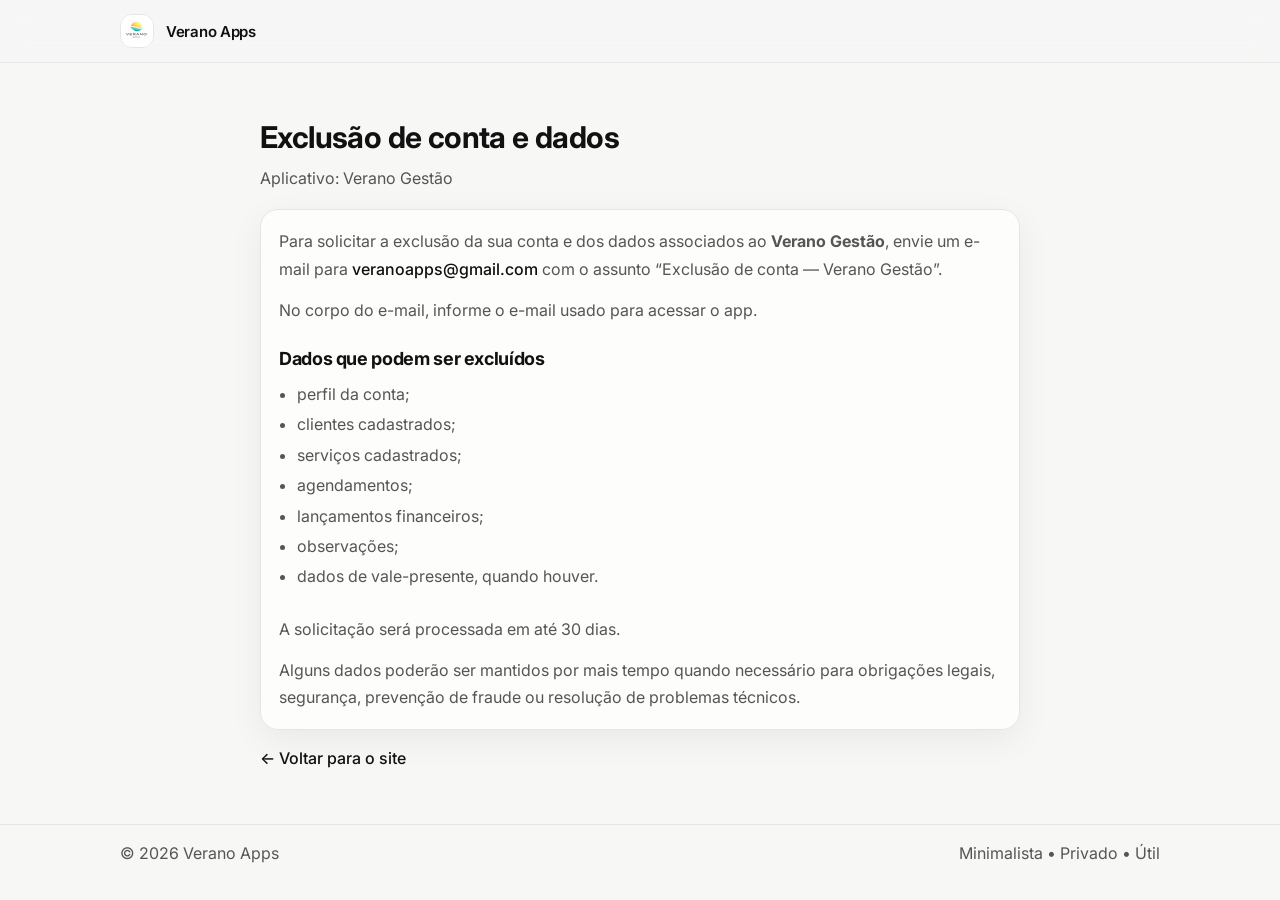
<file: verano-gestao/delete-account.html>
<!doctype html>
<html lang="pt-BR" data-theme="light">

<head>
    <meta charset="UTF-8" />
    <meta name="viewport" content="width=device-width, initial-scale=1.0" />
    <title>Exclusão de conta e dados — Verano Gestão</title>
    <meta name="description"
        content="Instruções para solicitar a exclusão de conta e dados do aplicativo Verano Gestão." />

    <link rel="icon" type="image/png" href="../assets/favicon.png" />
    <link rel="stylesheet" href="../styles.css" />
    <link rel="preconnect" href="https://fonts.googleapis.com" />
    <link rel="preconnect" href="https://fonts.gstatic.com" crossorigin />
    <link href="https://fonts.googleapis.com/css2?family=Inter:wght@300;400;600&display=swap" rel="stylesheet" />
</head>

<body>
    <header class="topbar">
        <div class="container topbar__inner">
            <a class="brand" href="/" aria-label="Verano Apps">
                <img class="brand__logo" src="../assets/logo.png" alt="Verano Apps logo" />
                <span class="brand__name">Verano Apps</span>
            </a>
        </div>
    </header>

    <main>
        <section class="section">
            <div class="container" style="max-width: 760px;">
                <div class="section__head">
                    <h1 class="section__title" style="font-size: 30px;">Exclusão de conta e dados</h1>
                    <p class="section__subtitle">Aplicativo: Verano Gestão</p>
                </div>

                <div class="card">
                    <p class="card__text">
                        Para solicitar a exclusão da sua conta e dos dados associados ao <strong>Verano
                            Gestão</strong>, envie um e-mail para
                        <a class="link" href="mailto:veranoapps@gmail.com">veranoapps@gmail.com</a> com o assunto
                        “Exclusão de conta — Verano Gestão”.
                    </p>

                    <p class="card__text" style="margin-top: 14px;">
                        No corpo do e-mail, informe o e-mail usado para acessar o app.
                    </p>

                    <section style="margin-top: 24px;">
                        <h2 class="card__title">Dados que podem ser excluídos</h2>
                        <ul class="list">
                            <li>perfil da conta;</li>
                            <li>clientes cadastrados;</li>
                            <li>serviços cadastrados;</li>
                            <li>agendamentos;</li>
                            <li>lançamentos financeiros;</li>
                            <li>observações;</li>
                            <li>dados de vale-presente, quando houver.</li>
                        </ul>
                    </section>

                    <p class="card__text" style="margin-top: 24px;">
                        A solicitação será processada em até 30 dias.
                    </p>

                    <p class="card__text" style="margin-top: 14px;">
                        Alguns dados poderão ser mantidos por mais tempo quando necessário para obrigações legais,
                        segurança, prevenção de fraude ou resolução de problemas técnicos.
                    </p>
                </div>

                <div style="margin-top: 18px;">
                    <a class="link" href="/">← Voltar para o site</a>
                </div>
            </div>
        </section>
    </main>

    <footer class="footer">
        <div class="container footer__inner">
            <span class="muted">© <span id="year"></span> Verano Apps</span>
            <span class="muted">Minimalista • Privado • Útil</span>
        </div>
    </footer>

    <script>
        document.getElementById("year").textContent = new Date().getFullYear();
    </script>
</body>

</html>
</file>
<file: styles.css>
:root {
    --bg: #f7f7f6;
    --text: #111111;
    --muted: #555555;
    --line: #e5e5e3;

    --card: rgba(255, 255, 255, 0.72);
    --pill: rgba(255, 255, 255, 0.6);

    --shadow: 0 10px 34px rgba(0, 0, 0, 0.06);
    --radius: 18px;

    --btn-bg: #111111;
    --btn-text: #ffffff;
    --btn-border: #111111;

    --ghost-bg: transparent;
    --ghost-text: #111111;
    --ghost-border: #e5e5e3;

    /* Status colors (sutis) */
    --status-inprogress-bg: rgba(245, 158, 11, 0.12);
    --status-inprogress-border: rgba(245, 158, 11, 0.30);
    --status-inprogress-text: #8a5a00;

    --status-published-bg: rgba(34, 197, 94, 0.12);
    --status-published-border: rgba(34, 197, 94, 0.30);
    --status-published-text: #0f6a2c;
}

html[data-theme="dark"] {
    --bg: #0f0f11;
    --text: #f0f0f0;
    --muted: #b8b8b8;
    --line: #242428;

    --card: rgba(22, 22, 25, 0.72);
    --pill: rgba(22, 22, 25, 0.65);

    --shadow: 0 10px 34px rgba(0, 0, 0, 0.35);

    --btn-bg: #f0f0f0;
    --btn-text: #0f0f11;
    --btn-border: #f0f0f0;

    --ghost-bg: transparent;
    --ghost-text: #f0f0f0;
    --ghost-border: #2a2a2f;

    --status-inprogress-bg: rgba(245, 158, 11, 0.16);
    --status-inprogress-border: rgba(245, 158, 11, 0.32);
    --status-inprogress-text: #ffd08a;

    --status-published-bg: rgba(34, 197, 94, 0.16);
    --status-published-border: rgba(34, 197, 94, 0.32);
    --status-published-text: #a6f4c5;
}

* {
    box-sizing: border-box;
}

html,
body {
    height: 100%;
}

/* Smooth scroll + header offset */
html {
    scroll-behavior: smooth;
    scroll-padding-top: 78px;
}

body {
    margin: 0;
    font-family: Inter, system-ui, -apple-system, Segoe UI, Roboto, Arial, sans-serif;
    background: var(--bg);
    color: var(--text);
    -webkit-font-smoothing: antialiased;
    -moz-osx-font-smoothing: grayscale;
}

.container {
    width: min(1040px, calc(100% - 40px));
    margin: 0 auto;
}

.topbar {
    position: sticky;
    top: 0;
    z-index: 10;
    backdrop-filter: blur(12px);
    background: color-mix(in srgb, var(--bg) 78%, transparent);
    border-bottom: 1px solid var(--line);
}

.topbar__inner {
    display: flex;
    align-items: center;
    justify-content: space-between;
    padding: 14px 0;
    gap: 14px;
}

.brand {
    display: inline-flex;
    align-items: center;
    gap: 12px;
    text-decoration: none;
    color: var(--text);
    user-select: none;
}

.brand__logo {
    height: 34px;
    width: 34px;
    object-fit: cover;
    border-radius: 12px;
    border: 1px solid var(--line);
    background: rgba(255, 255, 255, 0.35);
    display: block;
}

.brand__name {
    font-weight: 600;
    letter-spacing: -0.02em;
    font-size: 15px;
}

.topbar__actions {
    display: flex;
    align-items: center;
    gap: 14px;
}

.nav {
    display: none;
    align-items: center;
    gap: 14px;
}

.toggles {
    display: inline-flex;
    align-items: center;
    gap: 10px;
}

.link {
    color: var(--text);
    text-decoration: none;
    font-weight: 500;
}

.link:hover {
    text-decoration: underline;
}

.link.subtle {
    color: var(--muted);
}

.pill {
    border: 1px solid var(--line);
    background: var(--pill);
    border-radius: 999px;
    padding: 8px 10px;
    cursor: pointer;
    display: inline-flex;
    align-items: center;
    gap: 8px;
    color: var(--text);
}

.pill__icon {
    font-size: 13px;
    opacity: 0.9;
}

.pill__text {
    font-size: 12px;
    font-weight: 600;
    letter-spacing: -0.01em;
}

.hero {
    padding: 72px 0 48px;
}

.kicker {
    margin: 0 0 10px;
    color: var(--muted);
    font-size: 14px;
    letter-spacing: 0.04em;
    text-transform: uppercase;
}

.hero__title {
    margin: 0;
    font-size: clamp(36px, 5vw, 56px);
    line-height: 1.03;
    letter-spacing: -0.04em;
}

.hero__subtitle {
    margin: 16px 0 0;
    max-width: 64ch;
    color: var(--muted);
    font-size: 16px;
    line-height: 1.65;
}

.hero__cta {
    display: flex;
    gap: 12px;
    margin-top: 24px;
    flex-wrap: wrap;
}

.btn {
    display: inline-flex;
    align-items: center;
    justify-content: center;
    padding: 12px 16px;
    border-radius: 999px;
    border: 1px solid var(--btn-border);
    background: var(--btn-bg);
    color: var(--btn-text);
    text-decoration: none;
    font-weight: 600;
    letter-spacing: -0.01em;
}

.btn:hover {
    filter: brightness(0.95);
}

.btn.ghost {
    background: var(--ghost-bg);
    color: var(--ghost-text);
    border: 1px solid var(--ghost-border);
}

.note {
    margin-top: 18px;
    padding-top: 14px;
    border-top: 1px solid var(--line);
    color: var(--muted);
    font-size: 14px;
}

.section {
    padding: 56px 0;
}

.section__head {
    display: grid;
    gap: 10px;
    margin-bottom: 18px;
}

.section__title {
    margin: 0;
    font-size: 22px;
    letter-spacing: -0.02em;
}

.section__subtitle {
    margin: 0;
    color: var(--muted);
    max-width: 72ch;
    line-height: 1.65;
}

.card {
    border: 1px solid var(--line);
    border-radius: var(--radius);
    background: var(--card);
    box-shadow: var(--shadow);
    padding: 18px;
}

.card__meta {
    display: flex;
    align-items: center;
    gap: 10px;
    margin-bottom: 10px;
    flex-wrap: wrap;
}

.badge {
    font-size: 12px;
    color: var(--muted);
    border: 1px solid var(--line);
    border-radius: 999px;
    padding: 6px 10px;
    background: color-mix(in srgb, var(--card) 70%, transparent);
}

.status {
    display: inline-flex;
    align-items: center;
    gap: 8px;
    border-radius: 999px;
    padding: 6px 10px;
    font-size: 12px;
    font-weight: 600;
    letter-spacing: -0.01em;
    border: 1px solid;
}

.status .dot {
    width: 8px;
    height: 8px;
    border-radius: 999px;
    background: currentColor;
    opacity: 0.9;
}

.status.inprogress {
    background: var(--status-inprogress-bg);
    border-color: var(--status-inprogress-border);
    color: var(--status-inprogress-text);
}

.status.published {
    background: var(--status-published-bg);
    border-color: var(--status-published-border);
    color: var(--status-published-text);
}

.card__title {
    margin: 0 0 10px;
    font-size: 18px;
    letter-spacing: -0.02em;
}

.card__text {
    margin: 0;
    color: var(--muted);
    line-height: 1.7;
}

/* NOVO: texto secundário menor (ex: privacidade do app) */
.card__text.small {
    margin-top: 10px;
    font-size: 13px;
    opacity: 0.9;
}

.card__actions {
    margin-top: 14px;
}

.product-hero {
    padding-bottom: 24px;
}

.product-hero__copy {
    margin-top: 10px;
}

.product-features .card {
    height: 100%;
}

.product-links,
.footer__links {
    display: flex;
    flex-wrap: wrap;
    gap: 12px 18px;
}

.product-info {
    align-items: stretch;
}

.product-panel {
    display: flex;
    flex-direction: column;
    min-width: 0;
}

.product-panel .product-copy {
    flex: 1;
}

.product-back {
    margin-top: 18px;
}

.apps__list {
    display: grid;
    grid-template-columns: 1fr;
    gap: 14px;
}

.grid {
    display: grid;
    grid-template-columns: 1fr;
    gap: 14px;
}

.list {
    margin: 0;
    padding-left: 18px;
    color: var(--muted);
    line-height: 1.9;
}

.footer {
    border-top: 1px solid var(--line);
    padding: 18px 0 28px;
}

.footer__inner {
    display: flex;
    justify-content: space-between;
    gap: 12px;
    flex-wrap: wrap;
}

.muted {
    color: var(--muted);
}

:focus-visible {
    outline: 2px solid color-mix(in srgb, var(--text) 22%, transparent);
    outline-offset: 3px;
    border-radius: 12px;
}

.btn,
.pill,
.card {
    transition: filter 120ms ease, transform 120ms ease, border-color 120ms ease;
}

.btn:active,
.pill:active {
    transform: translateY(1px);
}

@media (min-width: 860px) {
    .nav {
        display: flex;
    }

    .grid {
        grid-template-columns: 1fr 1fr;
    }
}

.pill__icon {
    display: inline-flex;
    align-items: center;
    justify-content: center;
    width: 18px;
    height: 18px;
    font-size: 13px;
    opacity: 0.9;
    line-height: 1;
}

.pill__icon--lang {
    font-weight: 700;
    letter-spacing: -0.04em;
    font-size: 12px;
    opacity: 0.85;
}
</file>
